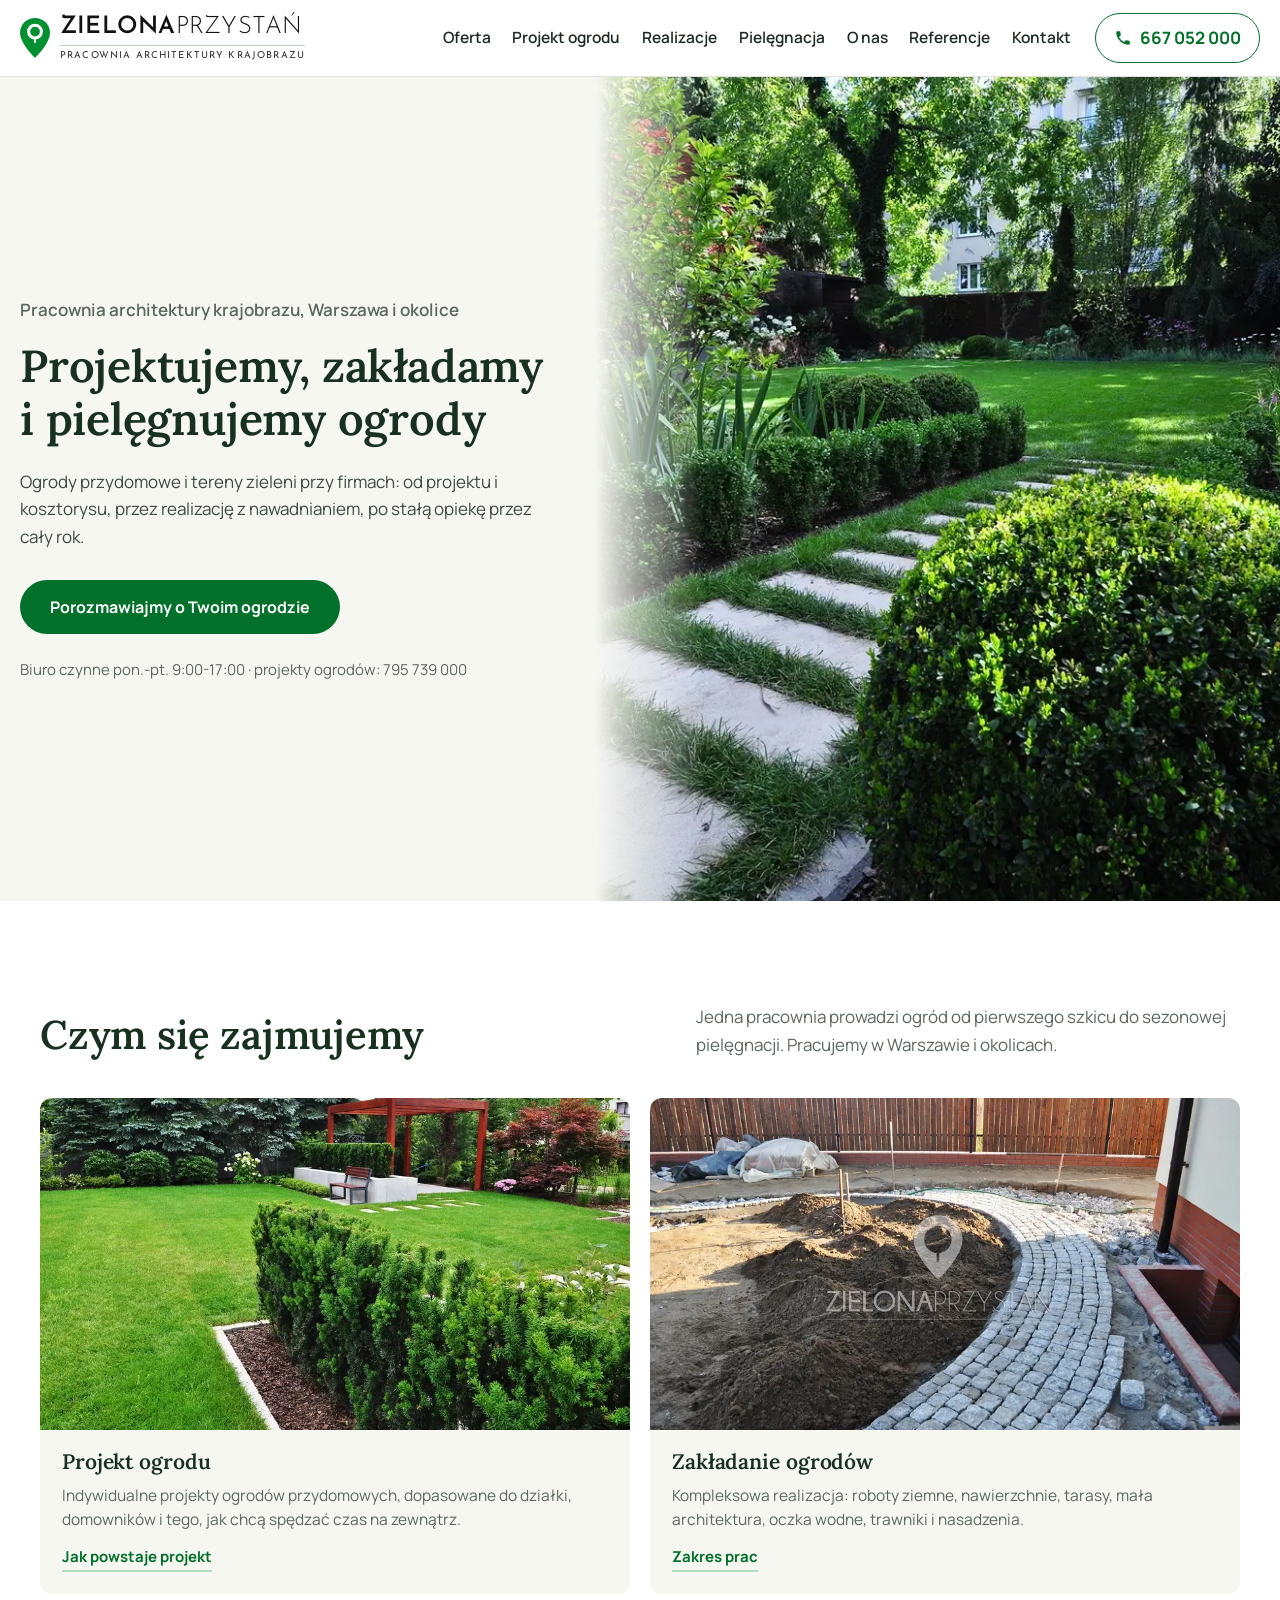
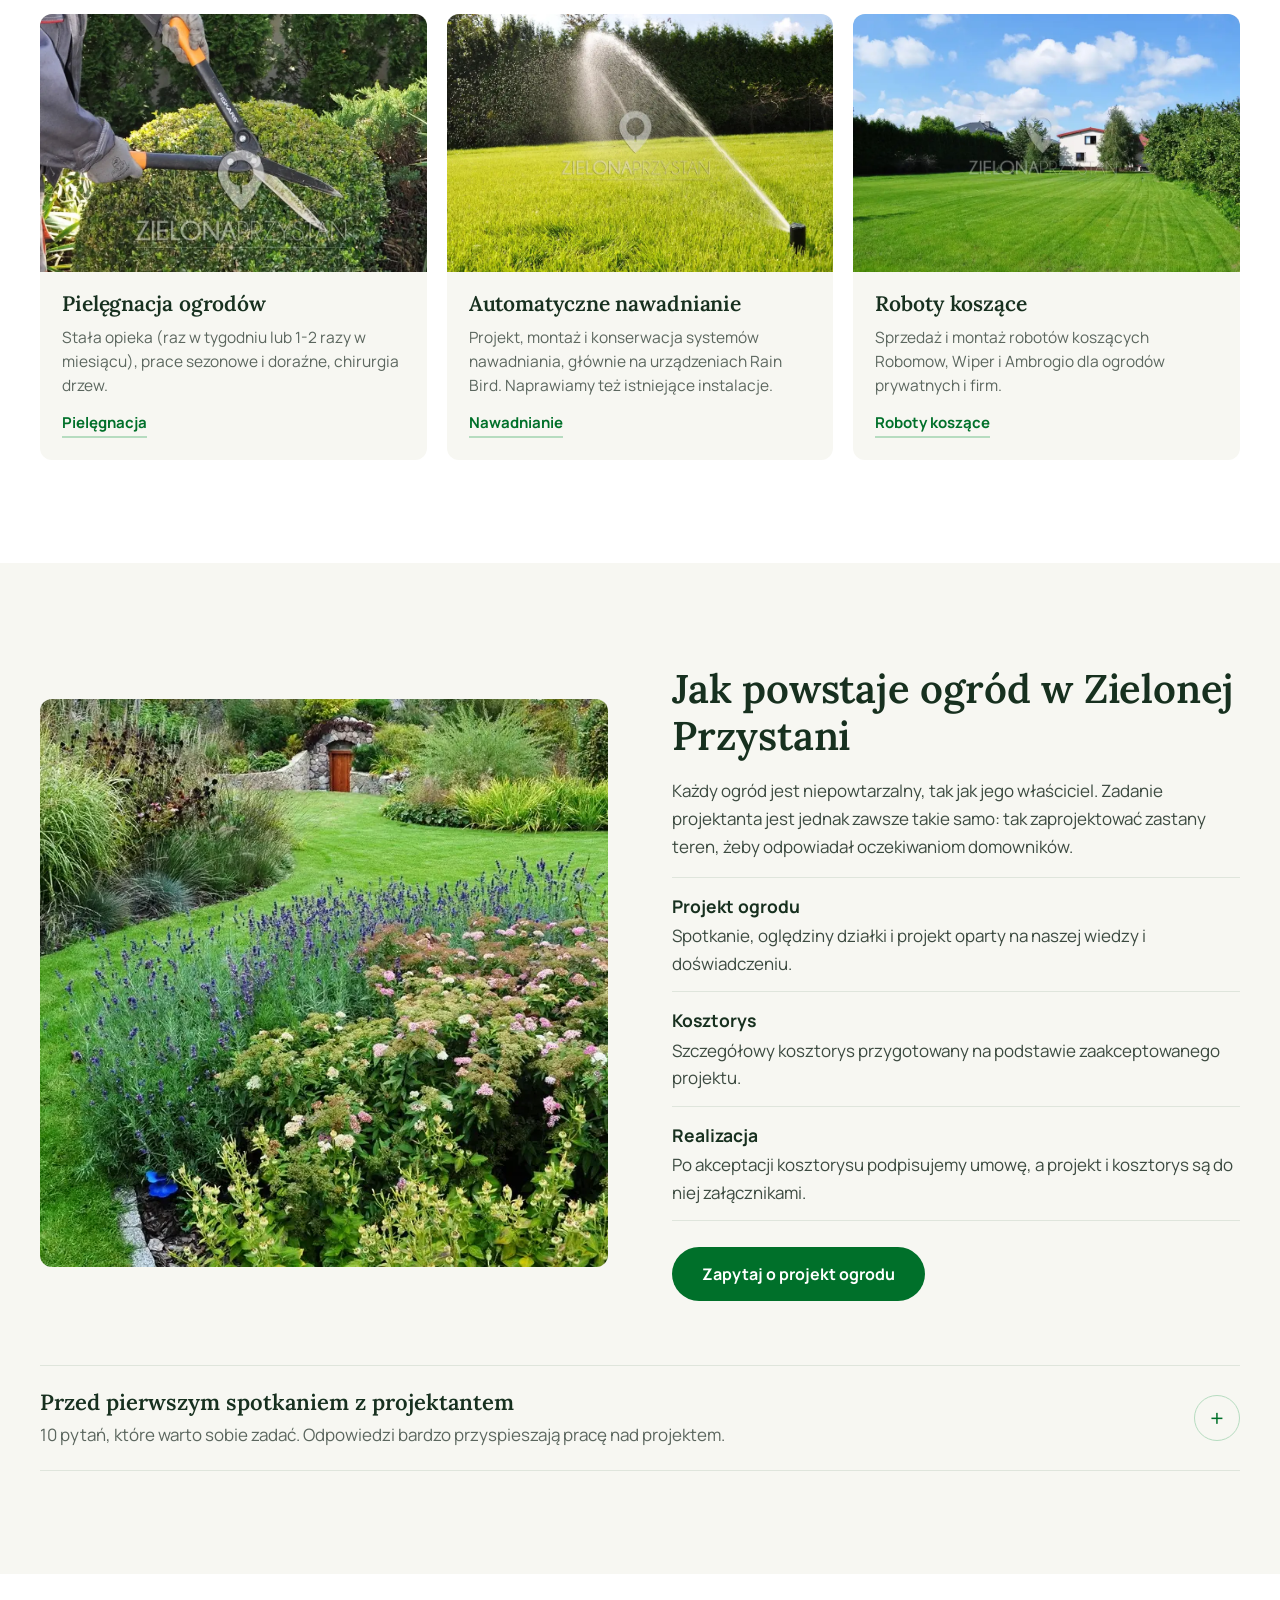
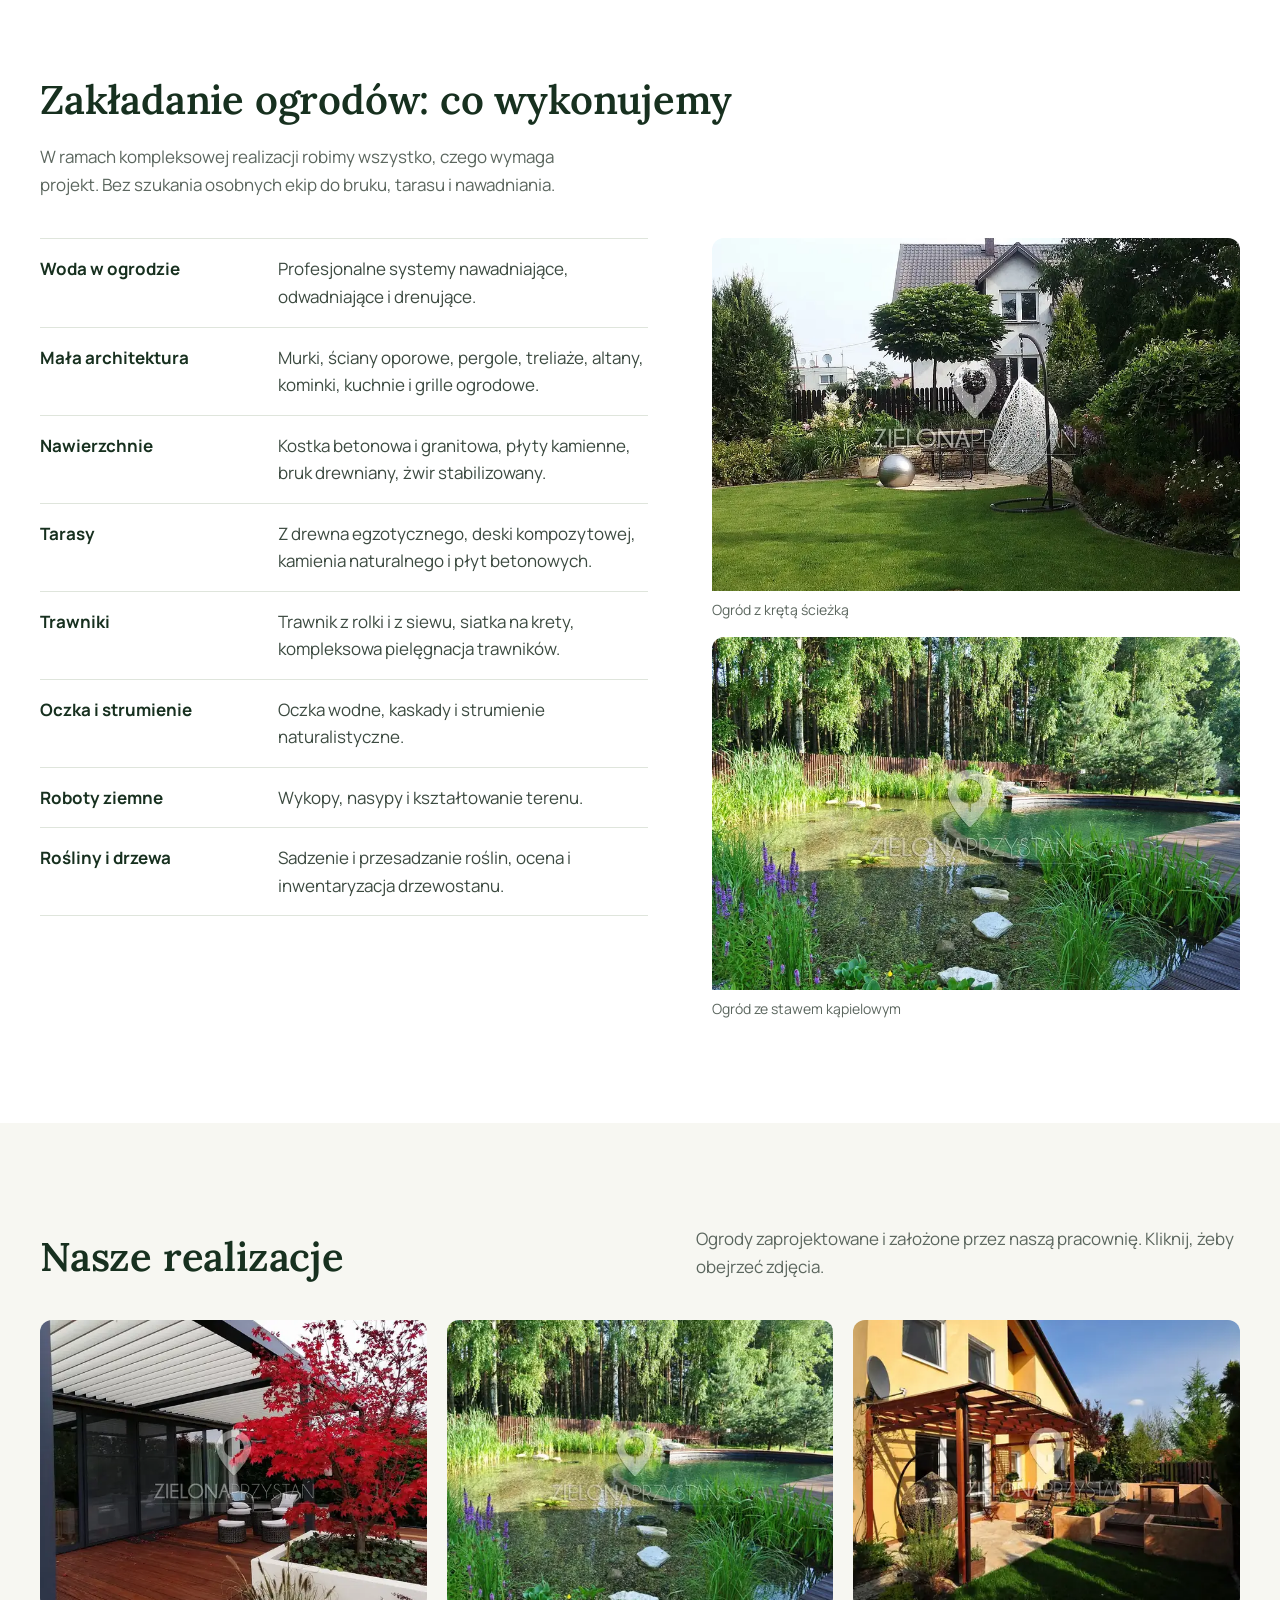
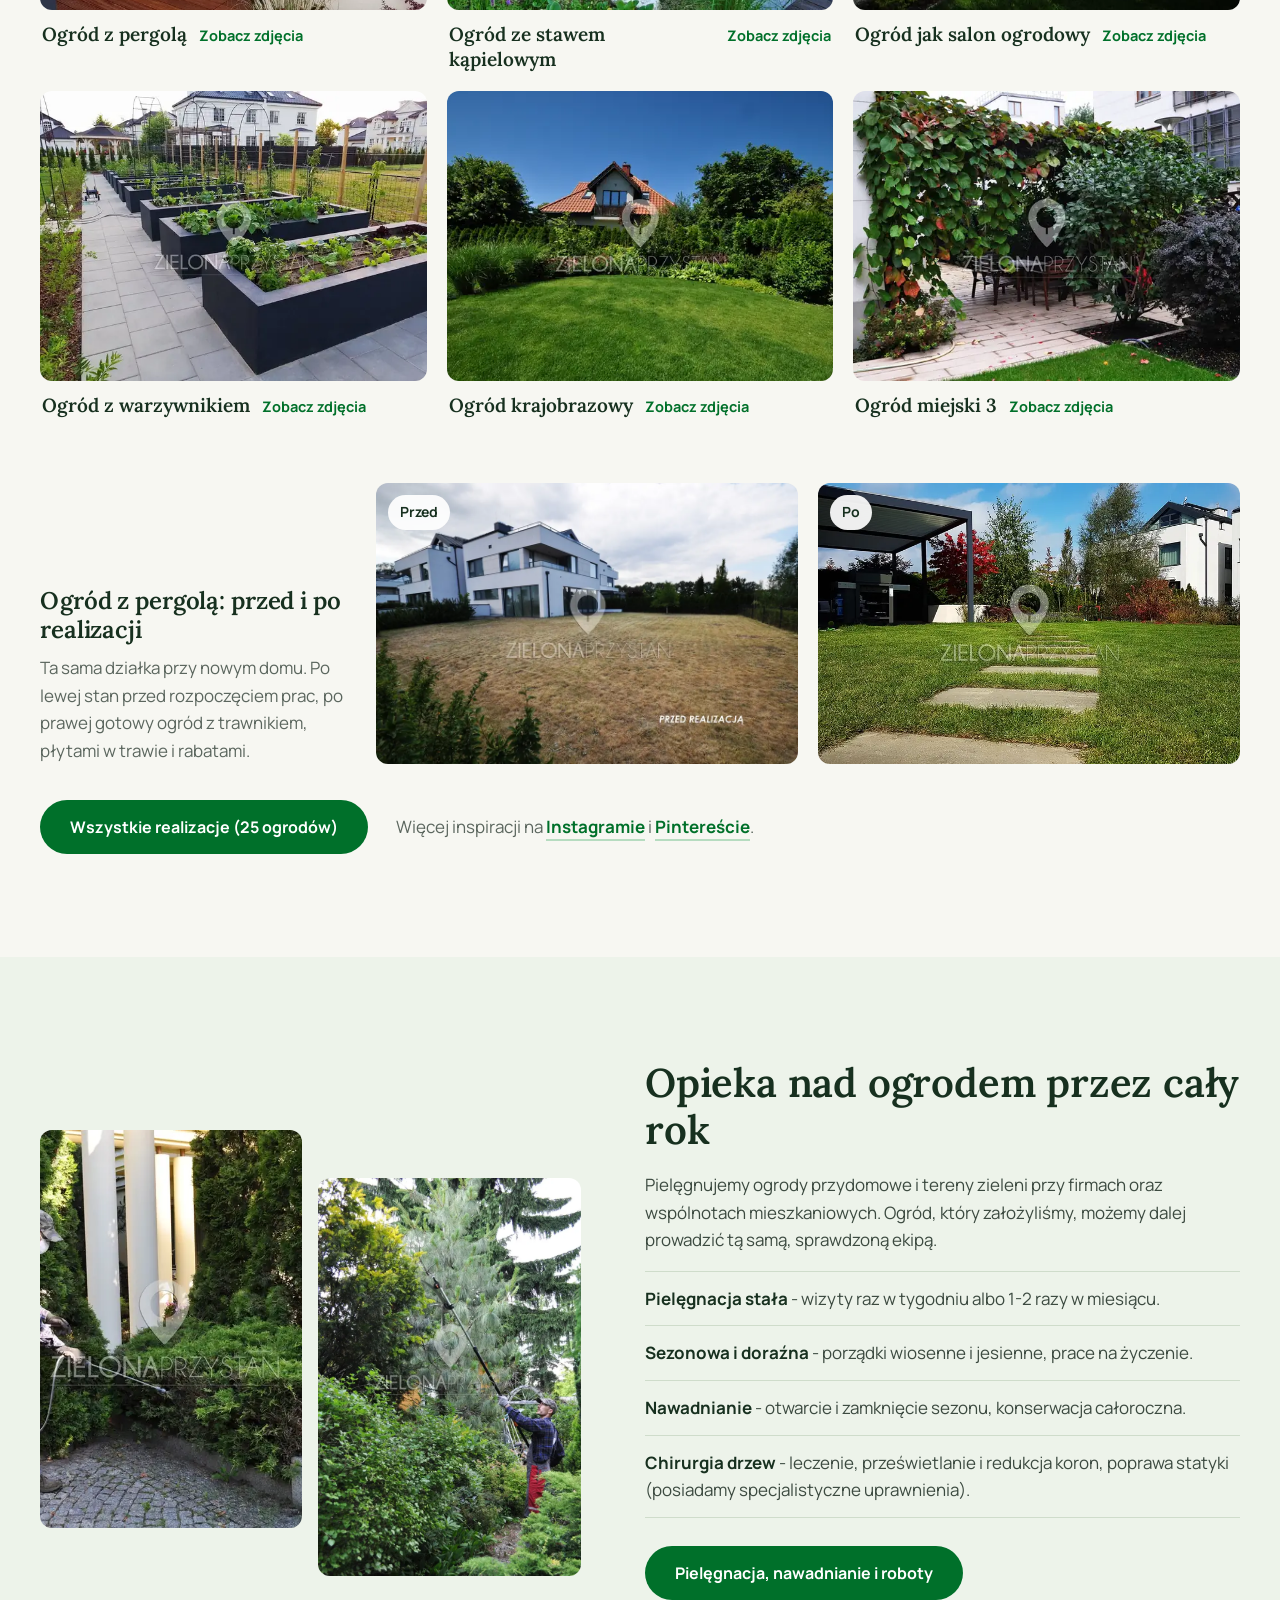
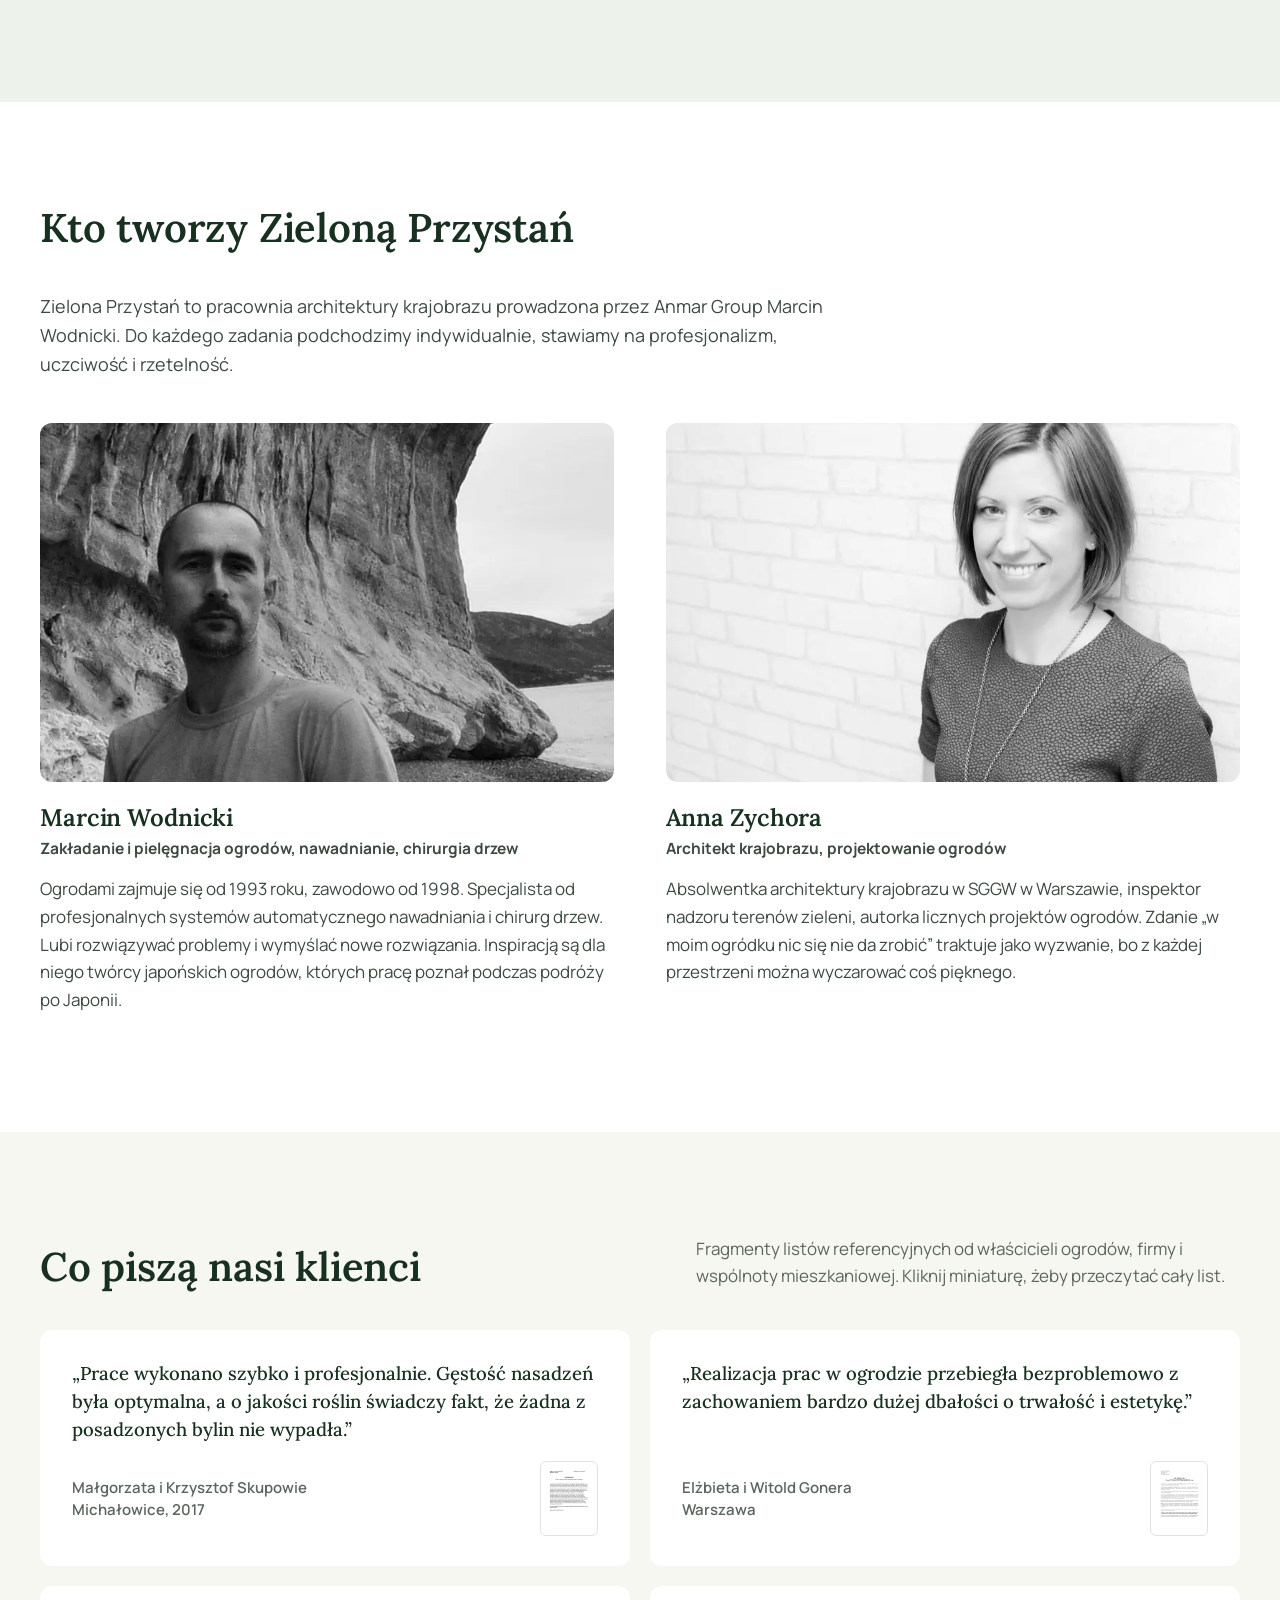
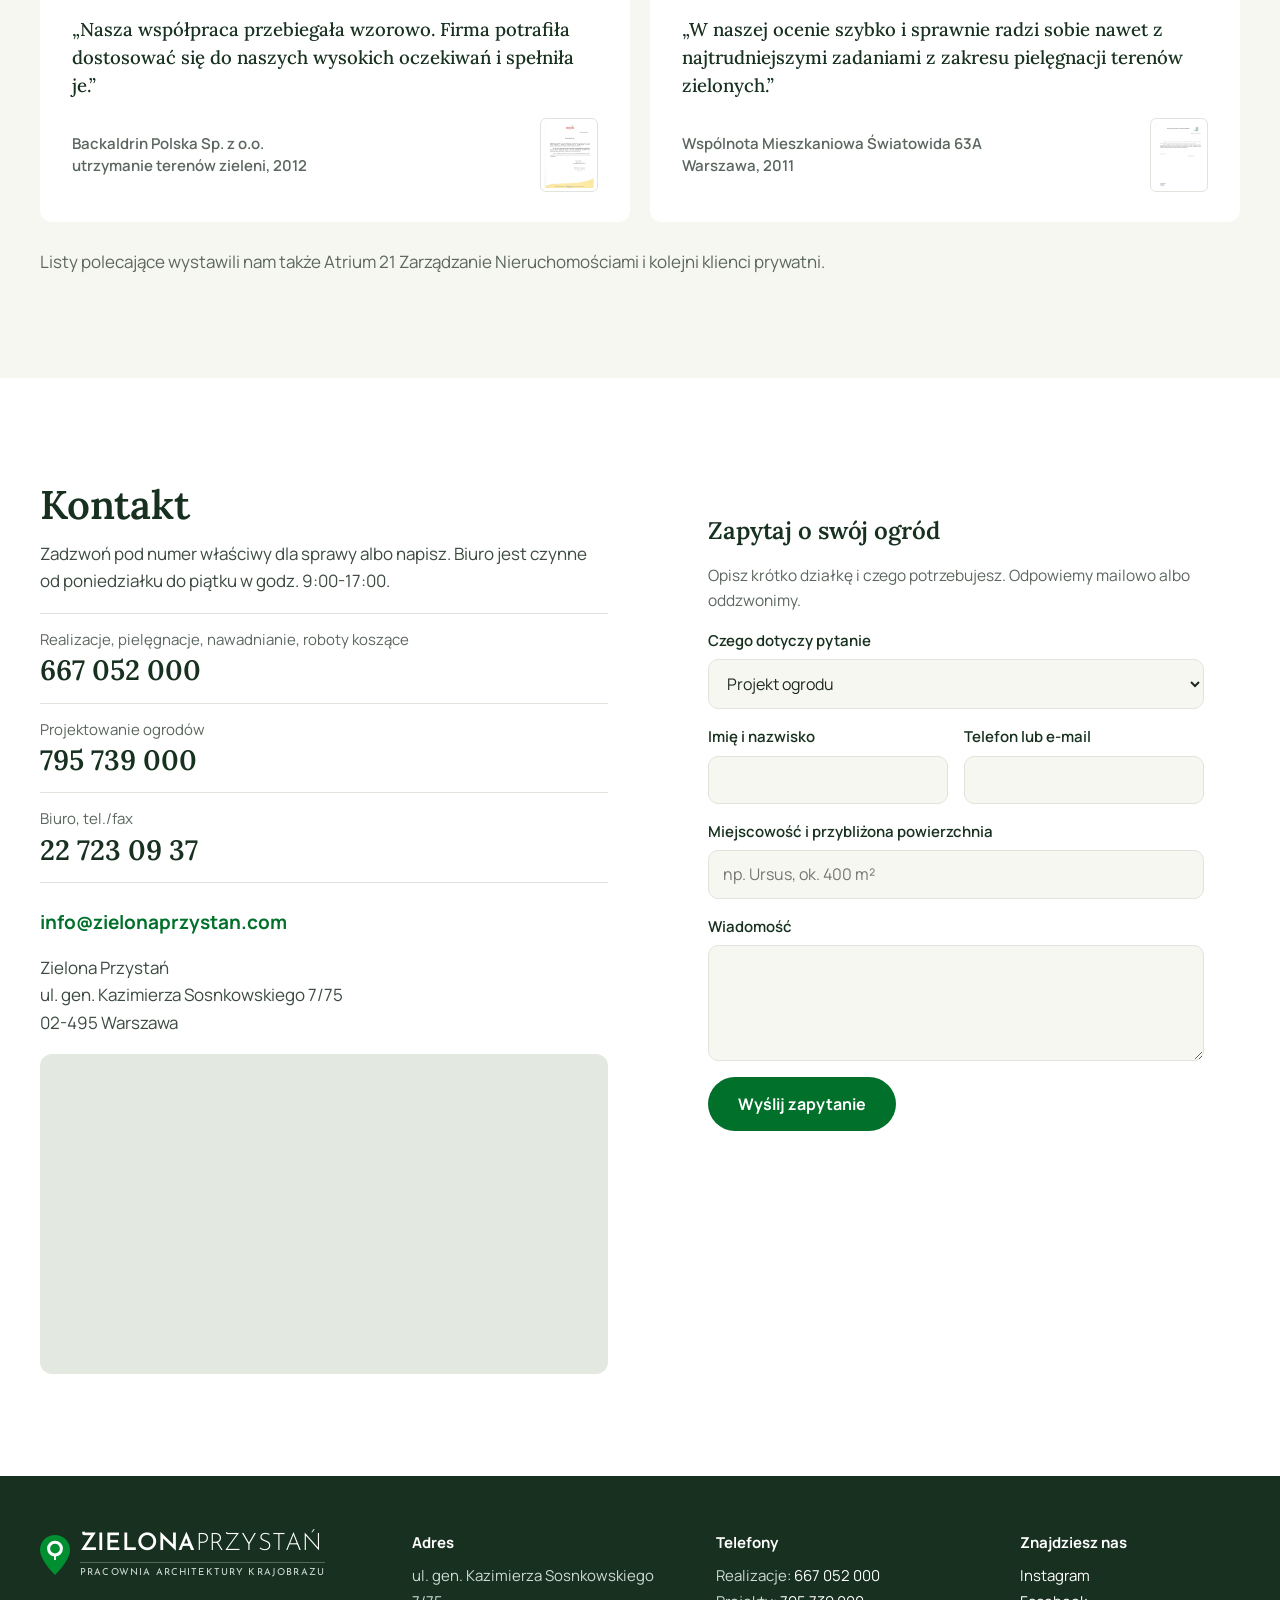
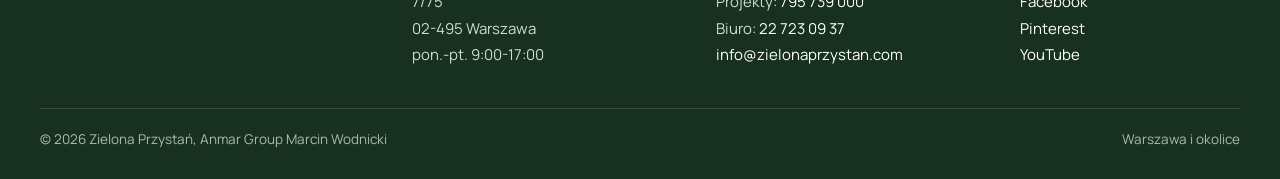
<file: index.html>
<!doctype html>
<html lang="pl">
<head>
<meta charset="utf-8">
<meta name="viewport" content="width=device-width, initial-scale=1, viewport-fit=cover">
<meta name="robots" content="noindex, nofollow">
<title>Zielona Przystań - projektowanie, zakładanie i pielęgnacja ogrodów | Warszawa</title>
<meta name="description" content="Pracownia architektury krajobrazu Zielona Przystań z Warszawy: projekty ogrodów przydomowych, kompleksowa realizacja, systemy automatycznego nawadniania Rain Bird, roboty koszące i stała pielęgnacja ogrodów.">
<meta name="theme-color" content="#ffffff">
<link rel="preconnect" href="https://fonts.googleapis.com">
<link rel="preconnect" href="https://fonts.gstatic.com" crossorigin>
<link href="https://fonts.googleapis.com/css2?family=Josefin+Sans:wght@300;400;600&family=Lora:wght@500;600&family=Manrope:wght@400;500;600;700&display=swap" rel="stylesheet">
<link rel="preload" as="image" href="img/hero.webp">
<link rel="icon" href="data:image/svg+xml,%3Csvg xmlns='http://www.w3.org/2000/svg' viewBox='0 0 30 40'%3E%3Cpath fill='%23009031' d='M15 0C6.7 0 0 6.6 0 14.8 0 25.6 15 40 15 40s15-14.4 15-25.2C30 6.6 23.3 0 15 0z'/%3E%3Ccircle cx='15' cy='13.6' r='6.4' fill='none' stroke='%23fff' stroke-width='3'/%3E%3Cpath d='M15 20v5' stroke='%23fff' stroke-width='1.8'/%3E%3C/svg%3E">
<link rel="stylesheet" href="style.css">
</head>
<body>
<!-- Wizualizacja koncepcyjna nowej strony glownej (bezplatny podglad). Tresci, dane kontaktowe, zdjecia realizacji i cytaty z listow referencyjnych pochodza z zielonaprzystan.com (stan 29.10.2026). -->
<header class="top">
  <div class="top-in">
    <a href="index.html" class="logo" aria-label="Zielona Przystań - strona główna">
      <svg viewBox="0 0 30 40" aria-hidden="true"><path fill="#009031" d="M15 0C6.7 0 0 6.6 0 14.8 0 25.6 15 40 15 40s15-14.4 15-25.2C30 6.6 23.3 0 15 0z"/><circle cx="15" cy="13.6" r="6.4" fill="none" stroke="#fff" stroke-width="3"/><path d="M15 20v5" stroke="#fff" stroke-width="1.8"/></svg>
      <span class="logo-t"><span class="logo-n">Zielona<span>przystań</span></span><span class="logo-p">Pracownia architektury krajobrazu</span></span>
    </a>
    <nav class="nav" id="nav" aria-label="Menu główne">
      <a href="#oferta">Oferta</a>
      <a href="#projekt">Projekt ogrodu</a>
      <a href="#realizacje">Realizacje</a>
      <a href="pielegnacja.html">Pielęgnacja</a>
      <a href="#o-nas">O nas</a>
      <a href="#referencje">Referencje</a>
      <a href="#kontakt">Kontakt</a>
      <a href="tel:+48667052000" class="nav-tel">Zadzwoń: 667 052 000</a>
    </nav>
    <a href="tel:+48667052000" class="top-tel" aria-label="Zadzwoń: 667 052 000">
      <svg viewBox="0 0 24 24" aria-hidden="true"><path d="M6.6 10.8a15.1 15.1 0 0 0 6.6 6.6l2.2-2.2a1 1 0 0 1 1-.25 11.4 11.4 0 0 0 3.6.57 1 1 0 0 1 1 1V20a1 1 0 0 1-1 1A17 17 0 0 1 3 4a1 1 0 0 1 1-1h3.5a1 1 0 0 1 1 1c0 1.25.2 2.45.57 3.57a1 1 0 0 1-.25 1z"/></svg>
      <span>667 052 000</span>
    </a>
    <button class="burger" id="burger" aria-label="Otwórz menu" aria-expanded="false" aria-controls="nav"><span></span><span></span><span></span></button>
  </div>
</header>

<main>
<section class="hero" id="start">
  <figure class="hero-foto">
    <img src="img/hero.webp" alt="Ogród z płytami w trawie i kulami bukszpanu - realizacja Zielonej Przystani" width="1280" height="850" fetchpriority="high">
  </figure>
  <div class="hero-in">
    <p class="hero-adres">Pracownia architektury krajobrazu, Warszawa i okolice</p>
    <h1>Projektujemy, zakładamy i pielęgnujemy ogrody</h1>
    <p class="lead">Ogrody przydomowe i tereny zieleni przy firmach: od projektu i kosztorysu, przez realizację z nawadnianiem, po stałą opiekę przez cały rok.</p>
    <div class="hero-cta">
      <a href="#kontakt" class="btn">Porozmawiajmy o Twoim ogrodzie</a>
    </div>
    <p class="hero-fakty">Biuro czynne pon.-pt. 9:00-17:00 · projekty ogrodów:&nbsp;795&nbsp;739&nbsp;000</p>
  </div>
</section>

<section class="sekcja bialy" id="oferta">
  <div class="wrap">
    <div class="sek-glowa">
      <h2>Czym się zajmujemy</h2>
      <p>Jedna pracownia prowadzi ogród od pierwszego szkicu do sezonowej pielęgnacji. Pracujemy w Warszawie i okolicach.</p>
    </div>
    <div class="uslugi">
      <a class="usluga duza" href="#projekt">
        <span class="usluga-foto"><img src="img/projekt.webp" alt="Ogród z drewnianą pergolą, żywopłotem z cisów i trawnikiem" width="900" height="532" loading="lazy"></span>
        <span class="usluga-txt">
          <h3>Projekt ogrodu</h3>
          <p>Indywidualne projekty ogrodów przydomowych, dopasowane do działki, domowników i tego, jak chcą spędzać czas na zewnątrz.</p>
          <span class="lnk">Jak powstaje projekt</span>
        </span>
      </a>
      <a class="usluga duza" href="#zakladanie">
        <span class="usluga-foto"><img src="img/zakladanie.webp" alt="Układanie łukowej ścieżki z kostki granitowej" width="900" height="598" loading="lazy"></span>
        <span class="usluga-txt">
          <h3>Zakładanie ogrodów</h3>
          <p>Kompleksowa realizacja: roboty ziemne, nawierzchnie, tarasy, mała architektura, oczka wodne, trawniki i nasadzenia.</p>
          <span class="lnk">Zakres prac</span>
        </span>
      </a>
      <a class="usluga" href="pielegnacja.html#pielegnacja">
        <span class="usluga-foto"><img src="img/pielegnacja.webp" alt="Formowanie bukszpanu nożycami" width="900" height="1244" loading="lazy" style="object-position:50% 30%"></span>
        <span class="usluga-txt">
          <h3>Pielęgnacja ogrodów</h3>
          <p>Stała opieka (raz w tygodniu lub 1-2 razy w miesiącu), prace sezonowe i doraźne, chirurgia drzew.</p>
          <span class="lnk">Pielęgnacja</span>
        </span>
      </a>
      <a class="usluga" href="pielegnacja.html#nawadnianie">
        <span class="usluga-foto"><img src="img/nawadnianie.webp" alt="Zraszacz systemu automatycznego nawadniania na trawniku" width="900" height="598" loading="lazy"></span>
        <span class="usluga-txt">
          <h3>Automatyczne nawadnianie</h3>
          <p>Projekt, montaż i konserwacja systemów nawadniania, głównie na urządzeniach Rain Bird. Naprawiamy też istniejące instalacje.</p>
          <span class="lnk">Nawadnianie</span>
        </span>
      </a>
      <a class="usluga" href="pielegnacja.html#roboty">
        <span class="usluga-foto"><img src="img/trawnik.webp" alt="Równo skoszony trawnik w ogrodzie przydomowym" width="900" height="598" loading="lazy"></span>
        <span class="usluga-txt">
          <h3>Roboty koszące</h3>
          <p>Sprzedaż i montaż robotów koszących Robomow, Wiper i Ambrogio dla ogrodów prywatnych i firm.</p>
          <span class="lnk">Roboty koszące</span>
        </span>
      </a>
    </div>
  </div>
</section>

<section class="sekcja" id="projekt">
  <div class="wrap">
    <div class="dwie">
      <figure class="dwie-foto"><img src="img/rabata.webp" alt="Łukowa rabata z lawendą i trawami ozdobnymi wzdłuż trawnika" width="1276" height="730" loading="lazy"></figure>
      <div class="dwie-txt">
        <h2>Jak powstaje ogród w Zielonej Przystani</h2>
        <p>Każdy ogród jest niepowtarzalny, tak jak jego właściciel. Zadanie projektanta jest jednak zawsze takie samo: tak zaprojektować zastany teren, żeby odpowiadał oczekiwaniom domowników.</p>
        <ul class="etapy">
          <li><b>Projekt ogrodu</b>Spotkanie, oględziny działki i projekt oparty na naszej wiedzy i doświadczeniu.</li>
          <li><b>Kosztorys</b>Szczegółowy kosztorys przygotowany na podstawie zaakceptowanego projektu.</li>
          <li><b>Realizacja</b>Po akceptacji kosztorysu podpisujemy umowę, a projekt i kosztorys są do niej załącznikami.</li>
        </ul>
        <a href="#kontakt" class="btn">Zapytaj o projekt ogrodu</a>
      </div>
    </div>
    <details class="pytania">
      <summary><span><b>Przed pierwszym spotkaniem z projektantem</b>10 pytań, które warto sobie zadać. Odpowiedzi bardzo przyspieszają pracę nad projektem.</span></summary>
      <ul class="lista-p">
        <li>Kto będzie na co dzień korzystał z ogrodu? Czy będą to także dzieci?</li>
        <li>Jak chcemy spędzać czas w ogrodzie?</li>
        <li>Czy ma się w nim znaleźć taras, kominek, plac zabaw?</li>
        <li>Czy w ogrodzie będą zwierzęta?</li>
        <li>Jakie rośliny, kolory i zapachy lubimy, a jakich nie?</li>
        <li>Czy są widoki, które chcemy zasłonić albo wyeksponować?</li>
        <li>Jaka jest powierzchnia działki i ile zajmie ogród?</li>
        <li>Czy jest roślinność istniejąca i jakie jest ukształtowanie terenu?</li>
        <li>Czy potrzebne będzie automatyczne nawadnianie lub odwodnienie działki?</li>
        <li>Czy w ogrodzie będzie pracował robot koszący?</li>
      </ul>
    </details>
  </div>
</section>

<section class="sekcja bialy" id="zakladanie">
  <div class="wrap">
    <div class="sek-glowa">
      <h2>Zakładanie ogrodów: co wykonujemy</h2>
      <p>W ramach kompleksowej realizacji robimy wszystko, czego wymaga projekt. Bez szukania osobnych ekip do bruku, tarasu i nawadniania.</p>
    </div>
    <div class="zakres">
      <dl class="zakres-lista">
        <div><dt>Woda w ogrodzie</dt><dd>Profesjonalne systemy nawadniające, odwadniające i drenujące.</dd></div>
        <div><dt>Mała architektura</dt><dd>Murki, ściany oporowe, pergole, treliaże, altany, kominki, kuchnie i grille ogrodowe.</dd></div>
        <div><dt>Nawierzchnie</dt><dd>Kostka betonowa i granitowa, płyty kamienne, bruk drewniany, żwir stabilizowany.</dd></div>
        <div><dt>Tarasy</dt><dd>Z drewna egzotycznego, deski kompozytowej, kamienia naturalnego i płyt betonowych.</dd></div>
        <div><dt>Trawniki</dt><dd>Trawnik z rolki i z siewu, siatka na krety, kompleksowa pielęgnacja trawników.</dd></div>
        <div><dt>Oczka i strumienie</dt><dd>Oczka wodne, kaskady i strumienie naturalistyczne.</dd></div>
        <div><dt>Roboty ziemne</dt><dd>Wykopy, nasypy i kształtowanie terenu.</dd></div>
        <div><dt>Rośliny i drzewa</dt><dd>Sadzenie i przesadzanie roślin, ocena i inwentaryzacja drzewostanu.</dd></div>
      </dl>
      <div class="zakres-foto">
        <figure><img src="img/taras.webp" alt="Ogród z trawnikiem, rabatami i wiszącym fotelem przy domu" width="900" height="675" loading="lazy"><figcaption>Ogród z krętą ścieżką</figcaption></figure>
        <figure><img src="img/staw.webp" alt="Staw kąpielowy z roślinnością wodną i drewnianym pomostem" width="900" height="598" loading="lazy"><figcaption>Ogród ze stawem kąpielowym</figcaption></figure>
      </div>
    </div>
  </div>
</section>

<section class="sekcja" id="realizacje">
  <div class="wrap">
    <div class="sek-glowa">
      <h2>Nasze realizacje</h2>
      <p>Ogrody zaprojektowane i założone przez naszą pracownię. Kliknij, żeby obejrzeć zdjęcia.</p>
    </div>
    <div class="galeria" id="galeria-glowna" data-ile="6"></div>
    <div class="przedpo">
      <div class="przedpo-txt">
        <h3>Ogród z pergolą: przed i po realizacji</h3>
        <p>Ta sama działka przy nowym domu. Po lewej stan przed rozpoczęciem prac, po prawej gotowy ogród z trawnikiem, płytami w trawie i rabatami.</p>
      </div>
      <figure><img src="img/przed.webp" alt="Działka przed realizacją ogrodu - wyschnięta trawa przy nowym domu" width="900" height="598" loading="lazy"><figcaption>Przed</figcaption></figure>
      <figure><img src="img/po.webp" alt="Ten sam ogród po realizacji - zielony trawnik i płyty w trawie" width="900" height="506" loading="lazy"><figcaption>Po</figcaption></figure>
    </div>
    <div class="real-dol">
      <a href="realizacje.html" class="btn">Wszystkie realizacje (25 ogrodów)</a>
      <p>Więcej inspiracji na <a class="lnk" href="https://www.instagram.com/zielonaprzystanogrody/" target="_blank" rel="noopener">Instagramie</a> i <a class="lnk" href="https://pl.pinterest.com/zielonaprzysta/" target="_blank" rel="noopener">Pintereście</a>.</p>
    </div>
  </div>
</section>

<section class="sekcja zielony" id="pielegnacja">
  <div class="wrap piel-in">
    <div class="piel-foto">
      <img src="img/pielegnacja2.webp" alt="Oprysk roślin w ogrodzie przy domu" width="900" height="598" loading="lazy">
      <img src="img/drzewa.webp" alt="Pielęgnacja drzew w ogrodzie" width="700" height="1054" loading="lazy">
    </div>
    <div class="piel-txt">
      <h2>Opieka nad ogrodem przez cały rok</h2>
      <p>Pielęgnujemy ogrody przydomowe i tereny zieleni przy firmach oraz wspólnotach mieszkaniowych. Ogród, który założyliśmy, możemy dalej prowadzić tą samą, sprawdzoną ekipą.</p>
      <ul class="piel-pkt">
        <li><b>Pielęgnacja stała</b> - wizyty raz w tygodniu albo 1-2 razy w miesiącu.</li>
        <li><b>Sezonowa i doraźna</b> - porządki wiosenne i jesienne, prace na życzenie.</li>
        <li><b>Nawadnianie</b> - otwarcie i zamknięcie sezonu, konserwacja całoroczna.</li>
        <li><b>Chirurgia drzew</b> - leczenie, prześwietlanie i redukcja koron, poprawa statyki (posiadamy specjalistyczne uprawnienia).</li>
      </ul>
      <a href="pielegnacja.html" class="btn">Pielęgnacja, nawadnianie i roboty</a>
    </div>
  </div>
</section>

<section class="sekcja bialy" id="o-nas">
  <div class="wrap">
    <div class="sek-glowa">
      <h2>Kto tworzy Zieloną Przystań</h2>
    </div>
    <p class="firma-txt">Zielona Przystań to pracownia architektury krajobrazu prowadzona przez Anmar Group Marcin Wodnicki. Do każdego zadania podchodzimy indywidualnie, stawiamy na profesjonalizm, uczciwość i rzetelność.</p>
    <div class="osoby">
      <article class="osoba">
        <div class="osoba-foto"><img src="img/marcin.webp" alt="Marcin Wodnicki" width="800" height="436" loading="lazy" style="object-position:50% 35%"></div>
        <h3>Marcin Wodnicki</h3>
        <p class="rola">Zakładanie i pielęgnacja ogrodów, nawadnianie, chirurgia drzew</p>
        <p>Ogrodami zajmuje się od 1993 roku, zawodowo od 1998. Specjalista od profesjonalnych systemów automatycznego nawadniania i chirurg drzew. Lubi rozwiązywać problemy i wymyślać nowe rozwiązania. Inspiracją są dla niego twórcy japońskich ogrodów, których pracę poznał podczas podróży po Japonii.</p>
      </article>
      <article class="osoba">
        <div class="osoba-foto"><img src="img/anna.webp" alt="Anna Zychora" width="800" height="609" loading="lazy" style="object-position:60% 30%"></div>
        <h3>Anna Zychora</h3>
        <p class="rola">Architekt krajobrazu, projektowanie ogrodów</p>
        <p>Absolwentka architektury krajobrazu w SGGW w Warszawie, inspektor nadzoru terenów zieleni, autorka licznych projektów ogrodów. Zdanie „w moim ogródku nic się nie da zrobić” traktuje jako wyzwanie, bo z każdej przestrzeni można wyczarować coś pięknego.</p>
      </article>
    </div>
  </div>
</section>

<section class="sekcja" id="referencje">
  <div class="wrap">
    <div class="sek-glowa">
      <h2>Co piszą nasi klienci</h2>
      <p>Fragmenty listów referencyjnych od właścicieli ogrodów, firmy i wspólnoty mieszkaniowej. Kliknij miniaturę, żeby przeczytać cały list.</p>
    </div>
    <div class="cytaty">
      <blockquote>
        <p>„Prace wykonano szybko i profesjonalnie. Gęstość nasadzeń była optymalna, a o jakości roślin świadczy fakt, że żadna z posadzonych bylin nie wypadła.”</p>
        <footer><cite>Małgorzata i Krzysztof Skupowie<br>Michałowice, 2017</cite><button class="list-btn" type="button" data-list="img/ref-skup.webp" data-tyt="Rekomendacja - M. i K. Skupowie" aria-label="Otwórz list referencyjny"><img src="img/ref-skup-m.webp" alt="" width="360" height="509" loading="lazy"></button></footer>
      </blockquote>
      <blockquote>
        <p>„Realizacja prac w ogrodzie przebiegła bezproblemowo z zachowaniem bardzo dużej dbałości o trwałość i estetykę.”</p>
        <footer><cite>Elżbieta i Witold Gonera<br>Warszawa</cite><button class="list-btn" type="button" data-list="img/ref-gonera.webp" data-tyt="Referencje - E. i W. Gonera" aria-label="Otwórz list referencyjny"><img src="img/ref-gonera-m.webp" alt="" width="360" height="495" loading="lazy"></button></footer>
      </blockquote>
      <blockquote>
        <p>„Nasza współpraca przebiegała wzorowo. Firma potrafiła dostosować się do naszych wysokich oczekiwań i spełniła je.”</p>
        <footer><cite>Backaldrin Polska Sp. z o.o.<br>utrzymanie terenów zieleni, 2012</cite><button class="list-btn" type="button" data-list="img/ref-backaldrin.webp" data-tyt="Referencje - Backaldrin Polska" aria-label="Otwórz list referencyjny"><img src="img/ref-backaldrin-m.webp" alt="" width="360" height="495" loading="lazy"></button></footer>
      </blockquote>
      <blockquote>
        <p>„W naszej ocenie szybko i sprawnie radzi sobie nawet z najtrudniejszymi zadaniami z zakresu pielęgnacji terenów zielonych.”</p>
        <footer><cite>Wspólnota Mieszkaniowa Światowida 63A<br>Warszawa, 2011</cite><button class="list-btn" type="button" data-list="img/ref-swiatowida.webp" data-tyt="Referencje - WM Światowida 63A" aria-label="Otwórz list referencyjny"><img src="img/ref-swiatowida-m.webp" alt="" width="360" height="495" loading="lazy"></button></footer>
      </blockquote>
    </div>
    <p class="ref-info">Listy polecające wystawili nam także Atrium 21 Zarządzanie Nieruchomościami i kolejni klienci prywatni.</p>
  </div>
</section>

<section class="sekcja bialy" id="kontakt">
  <div class="wrap kontakt-in">
    <div class="kontakt-dane">
      <h2>Kontakt</h2>
      <p>Zadzwoń pod numer właściwy dla sprawy albo napisz. Biuro jest czynne od poniedziałku do piątku w godz. 9:00-17:00.</p>
      <ul class="tele">
        <li><span>Realizacje, pielęgnacje, nawadnianie, roboty koszące</span><a href="tel:+48667052000">667 052 000</a></li>
        <li><span>Projektowanie ogrodów</span><a href="tel:+48795739000">795 739 000</a></li>
        <li><span>Biuro, tel./fax</span><a href="tel:+48227230937">22 723 09 37</a></li>
      </ul>
      <a class="duzy-mail" href="mailto:info@zielonaprzystan.com">info@zielonaprzystan.com</a>
      <address>Zielona Przystań<br>ul. gen. Kazimierza Sosnkowskiego 7/75<br>02-495 Warszawa</address>
      <div class="mapa"><iframe title="Mapa dojazdu: ul. gen. Kazimierza Sosnkowskiego 7, Warszawa" src="https://www.openstreetmap.org/export/embed.html?bbox=20.8806%2C52.1850%2C20.8986%2C52.1920&amp;layer=mapnik&amp;marker=52.18852%2C20.88964"></iframe></div>
    </div>
    <form class="form" id="form" novalidate>
      <h3>Zapytaj o swój ogród</h3>
      <p class="form-wst">Opisz krótko działkę i czego potrzebujesz. Odpowiemy mailowo albo oddzwonimy.</p>
      <label>Czego dotyczy pytanie
        <select name="temat">
          <option>Projekt ogrodu</option>
          <option>Zakładanie ogrodu</option>
          <option>Pielęgnacja ogrodu</option>
          <option>Automatyczne nawadnianie</option>
          <option>Robot koszący</option>
          <option>Teren zieleni przy firmie lub wspólnocie</option>
        </select>
      </label>
      <div class="dwa-pola">
        <label>Imię i nazwisko<input name="imie" autocomplete="name"></label>
        <label>Telefon lub e-mail<input name="kontakt" autocomplete="email"></label>
      </div>
      <label>Miejscowość i przybliżona powierzchnia<input name="miejsce" placeholder="np. Ursus, ok. 400 m²"></label>
      <label>Wiadomość<textarea name="tresc" rows="4"></textarea></label>
      <button type="submit" class="btn">Wyślij zapytanie</button>
      <p class="form-info" id="form-info" role="status"></p>
    </form>
  </div>
</section>
</main>

<footer class="stopka">
  <div class="wrap">
    <div class="stopka-g">
      <div>
        <a href="index.html" class="logo" aria-label="Zielona Przystań">
          <svg viewBox="0 0 30 40" aria-hidden="true"><path fill="#009031" d="M15 0C6.7 0 0 6.6 0 14.8 0 25.6 15 40 15 40s15-14.4 15-25.2C30 6.6 23.3 0 15 0z"/><circle cx="15" cy="13.6" r="6.4" fill="none" stroke="#fff" stroke-width="3"/><path d="M15 20v5" stroke="#fff" stroke-width="1.8"/></svg>
          <span class="logo-t"><span class="logo-n">Zielona<span>przystań</span></span><span class="logo-p">Pracownia architektury krajobrazu</span></span>
        </a>
      </div>
      <div><h4>Adres</h4><p>ul. gen. Kazimierza Sosnkowskiego 7/75<br>02-495 Warszawa<br>pon.-pt. 9:00-17:00</p></div>
      <div><h4>Telefony</h4><p>Realizacje: <a href="tel:+48667052000">667 052 000</a><br>Projekty: <a href="tel:+48795739000">795 739 000</a><br>Biuro: <a href="tel:+48227230937">22 723 09 37</a><br><a href="mailto:info@zielonaprzystan.com">info@zielonaprzystan.com</a></p></div>
      <div><h4>Znajdziesz nas</h4><p><a href="https://www.instagram.com/zielonaprzystanogrody/" target="_blank" rel="noopener">Instagram</a><br><a href="https://www.facebook.com/Zielona-Przysta%C5%84-Pracownia-Architektury-Krajobrazu-127009880687607/" target="_blank" rel="noopener">Facebook</a><br><a href="https://pl.pinterest.com/zielonaprzysta/" target="_blank" rel="noopener">Pinterest</a><br><a href="https://www.youtube.com/user/ZielonaPrzystan" target="_blank" rel="noopener">YouTube</a></p></div>
    </div>
    <div class="stopka-dol"><span>© 2026 Zielona Przystań, Anmar Group Marcin Wodnicki</span><span>Warszawa i okolice</span></div>
  </div>
</footer>

<div class="mob" id="mob">
  <a href="tel:+48667052000" class="mob-tel">Zadzwoń</a>
  <a href="#kontakt" class="mob-cta">Zapytaj o ogród</a>
</div>

<div class="lb" id="lb" role="dialog" aria-modal="true" aria-label="Galeria zdjęć">
  <div class="lb-gora"><b id="lb-tyt"></b><button class="lb-x" id="lb-x" type="button" aria-label="Zamknij galerię">×</button></div>
  <div class="lb-scena"><button class="lb-n lb-p" id="lb-p" type="button" aria-label="Poprzednie zdjęcie">‹</button><img id="lb-img" alt=""><button class="lb-n lb-d" id="lb-d" type="button" aria-label="Następne zdjęcie">›</button></div>
  <div class="lb-dol" id="lb-dol"></div>
</div>

<script src="dane.js"></script>
<script src="app.js"></script>
</body>
</html>
</file>
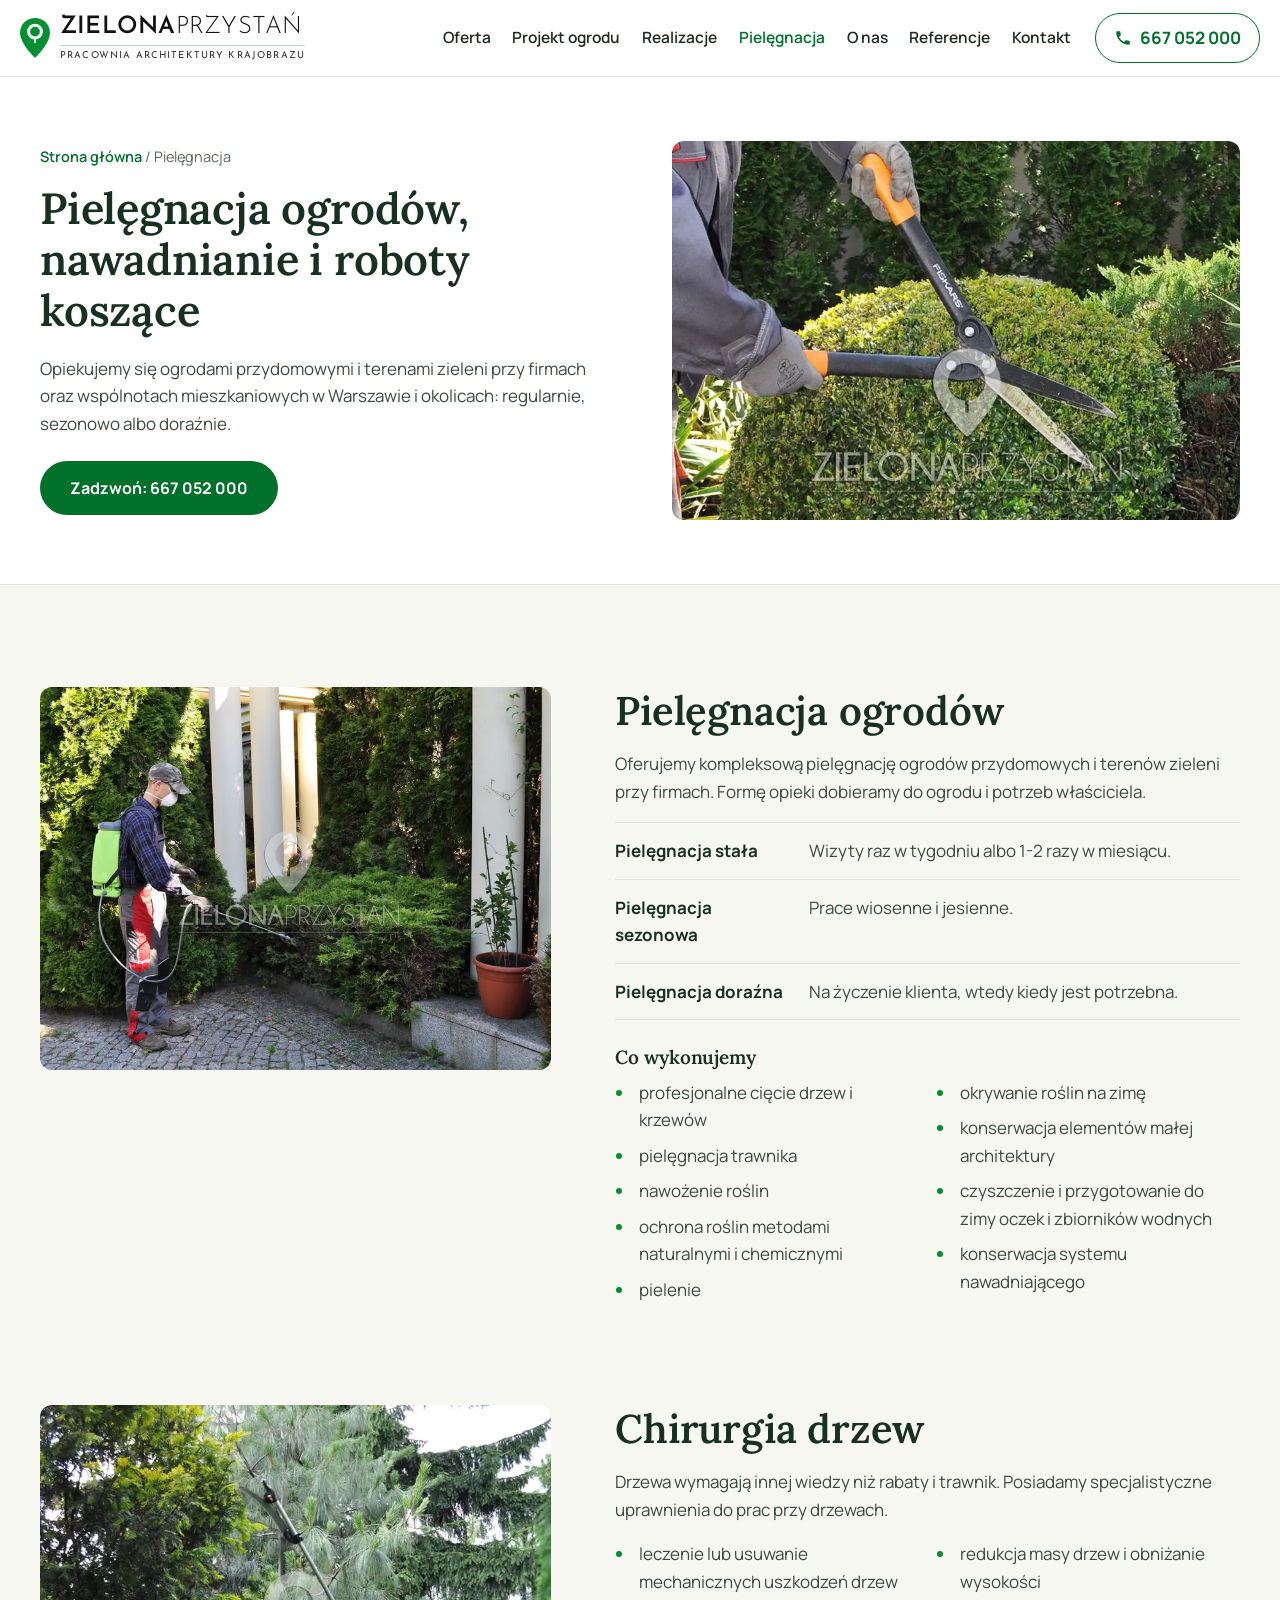
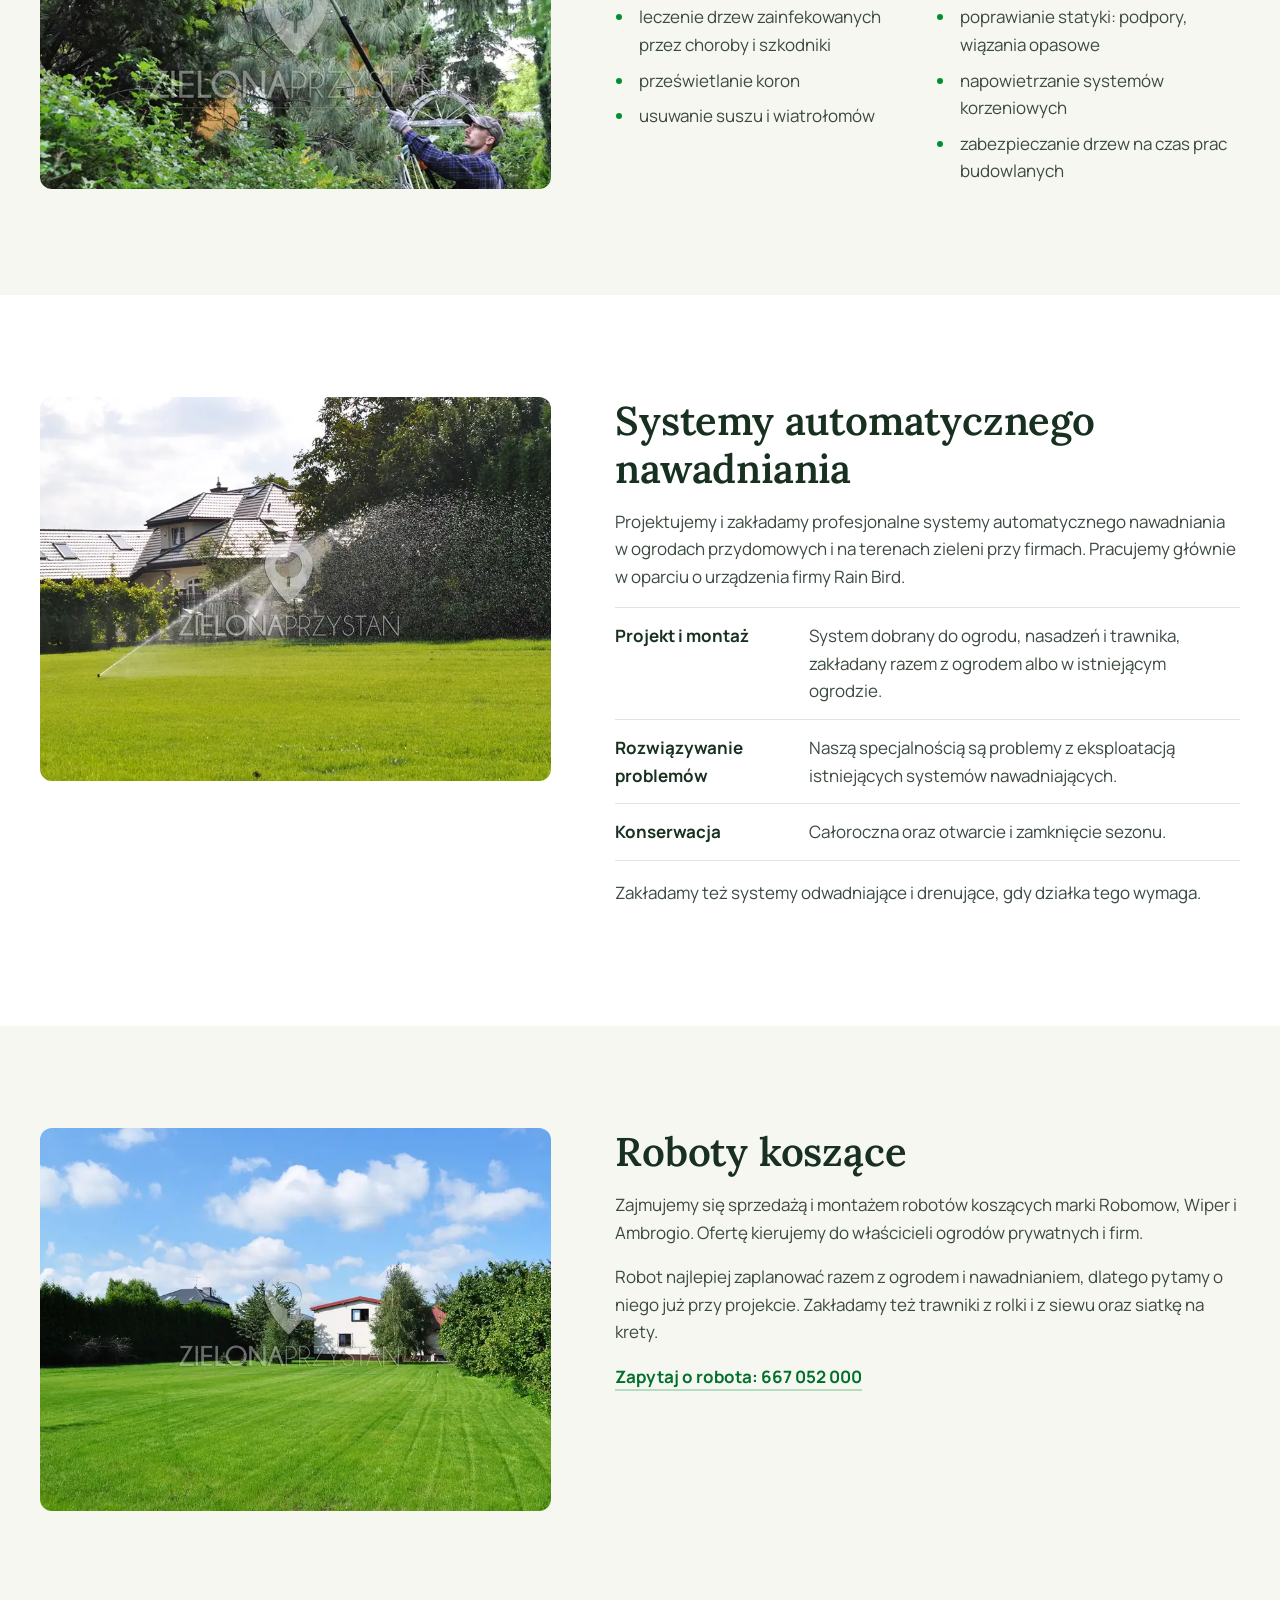
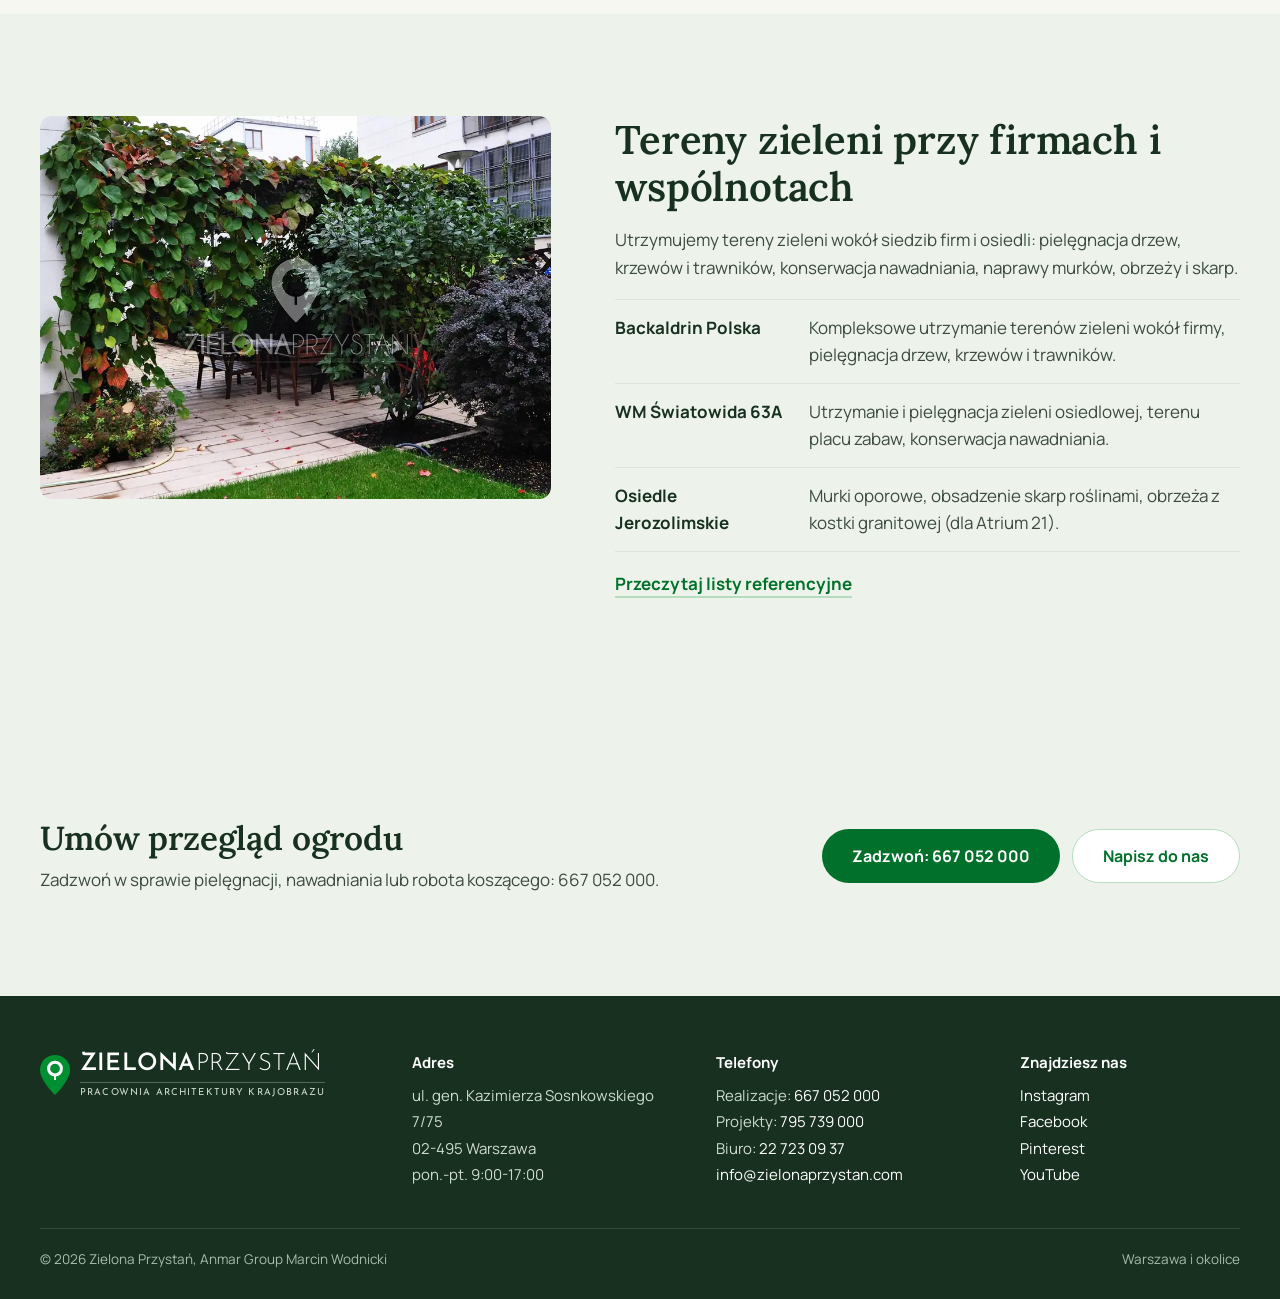
<file: pielegnacja.html>
<!doctype html>
<html lang="pl">
<head>
<meta charset="utf-8">
<meta name="viewport" content="width=device-width, initial-scale=1, viewport-fit=cover">
<meta name="robots" content="noindex, nofollow">
<title>Pielęgnacja ogrodów, nawadnianie, roboty koszące - Zielona Przystań</title>
<meta name="description" content="Stała, sezonowa i doraźna pielęgnacja ogrodów i terenów zieleni przy firmach, chirurgia drzew, systemy automatycznego nawadniania Rain Bird oraz roboty koszące Robomow, Wiper i Ambrogio. Warszawa i okolice.">
<meta name="theme-color" content="#ffffff">
<link rel="preconnect" href="https://fonts.googleapis.com">
<link rel="preconnect" href="https://fonts.gstatic.com" crossorigin>
<link href="https://fonts.googleapis.com/css2?family=Josefin+Sans:wght@300;400;600&family=Lora:wght@500;600&family=Manrope:wght@400;500;600;700&display=swap" rel="stylesheet">
<link rel="icon" href="data:image/svg+xml,%3Csvg xmlns='http://www.w3.org/2000/svg' viewBox='0 0 30 40'%3E%3Cpath fill='%23009031' d='M15 0C6.7 0 0 6.6 0 14.8 0 25.6 15 40 15 40s15-14.4 15-25.2C30 6.6 23.3 0 15 0z'/%3E%3Ccircle cx='15' cy='13.6' r='6.4' fill='none' stroke='%23fff' stroke-width='3'/%3E%3Cpath d='M15 20v5' stroke='%23fff' stroke-width='1.8'/%3E%3C/svg%3E">
<link rel="stylesheet" href="style.css">
</head>
<body>
<!-- Wizualizacja koncepcyjna nowej strony glownej (bezplatny podglad). Tresci, dane kontaktowe, zdjecia realizacji i cytaty z listow referencyjnych pochodza z zielonaprzystan.com (stan 29.10.2026). -->
<header class="top">
  <div class="top-in">
    <a href="index.html" class="logo" aria-label="Zielona Przystań - strona główna">
      <svg viewBox="0 0 30 40" aria-hidden="true"><path fill="#009031" d="M15 0C6.7 0 0 6.6 0 14.8 0 25.6 15 40 15 40s15-14.4 15-25.2C30 6.6 23.3 0 15 0z"/><circle cx="15" cy="13.6" r="6.4" fill="none" stroke="#fff" stroke-width="3"/><path d="M15 20v5" stroke="#fff" stroke-width="1.8"/></svg>
      <span class="logo-t"><span class="logo-n">Zielona<span>przystań</span></span><span class="logo-p">Pracownia architektury krajobrazu</span></span>
    </a>
    <nav class="nav" id="nav" aria-label="Menu główne">
      <a href="index.html#oferta">Oferta</a>
      <a href="index.html#projekt">Projekt ogrodu</a>
      <a href="index.html#realizacje">Realizacje</a>
      <a href="pielegnacja.html" aria-current="page">Pielęgnacja</a>
      <a href="index.html#o-nas">O nas</a>
      <a href="index.html#referencje">Referencje</a>
      <a href="index.html#kontakt">Kontakt</a>
      <a href="tel:+48667052000" class="nav-tel">Zadzwoń: 667 052 000</a>
    </nav>
    <a href="tel:+48667052000" class="top-tel" aria-label="Zadzwoń: 667 052 000">
      <svg viewBox="0 0 24 24" aria-hidden="true"><path d="M6.6 10.8a15.1 15.1 0 0 0 6.6 6.6l2.2-2.2a1 1 0 0 1 1-.25 11.4 11.4 0 0 0 3.6.57 1 1 0 0 1 1 1V20a1 1 0 0 1-1 1A17 17 0 0 1 3 4a1 1 0 0 1 1-1h3.5a1 1 0 0 1 1 1c0 1.25.2 2.45.57 3.57a1 1 0 0 1-.25 1z"/></svg>
      <span>667 052 000</span>
    </a>
    <button class="burger" id="burger" aria-label="Otwórz menu" aria-expanded="false" aria-controls="nav"><span></span><span></span><span></span></button>
  </div>
</header>

<main>
<section class="pod-hero">
  <div class="wrap pod-hero-in">
    <div>
      <p class="okruchy"><a href="index.html">Strona główna</a> / Pielęgnacja</p>
      <h1>Pielęgnacja ogrodów, nawadnianie i roboty koszące</h1>
      <p class="lead">Opiekujemy się ogrodami przydomowymi i terenami zieleni przy firmach oraz wspólnotach mieszkaniowych w Warszawie i okolicach: regularnie, sezonowo albo doraźnie.</p>
      <a href="tel:+48667052000" class="btn">Zadzwoń: 667 052 000</a>
    </div>
    <figure class="pod-hero-foto"><img src="img/pielegnacja.webp" alt="Formowanie kuli bukszpanu nożycami ogrodowymi" width="900" height="1244" fetchpriority="high" style="object-position:50% 28%"></figure>
  </div>
</section>

<section class="sekcja" id="pielegnacja">
  <div class="wrap">
    <div class="blok">
      <figure class="blok-foto"><img src="img/pielegnacja2.webp" alt="Ochrona roślin w ogrodzie przy domu" width="900" height="598" loading="lazy"></figure>
      <div class="blok-txt">
        <h2>Pielęgnacja ogrodów</h2>
        <p>Oferujemy kompleksową pielęgnację ogrodów przydomowych i terenów zieleni przy firmach. Formę opieki dobieramy do ogrodu i potrzeb właściciela.</p>
        <ul class="formy">
          <li><b>Pielęgnacja stała</b><span>Wizyty raz w tygodniu albo 1-2 razy w miesiącu.</span></li>
          <li><b>Pielęgnacja sezonowa</b><span>Prace wiosenne i jesienne.</span></li>
          <li><b>Pielęgnacja doraźna</b><span>Na życzenie klienta, wtedy kiedy jest potrzebna.</span></li>
        </ul>
        <h3>Co wykonujemy</h3>
        <ul class="punkty dwie-kol">
          <li>profesjonalne cięcie drzew i krzewów</li>
          <li>pielęgnacja trawnika</li>
          <li>nawożenie roślin</li>
          <li>ochrona roślin metodami naturalnymi i chemicznymi</li>
          <li>pielenie</li>
          <li>okrywanie roślin na zimę</li>
          <li>konserwacja elementów małej architektury</li>
          <li>czyszczenie i przygotowanie do zimy oczek i zbiorników wodnych</li>
          <li>konserwacja systemu nawadniającego</li>
        </ul>
      </div>
    </div>
    <div class="blok" id="drzewa">
      <figure class="blok-foto"><img src="img/drzewa.webp" alt="Prace przy koronie drzewa w ogrodzie" width="700" height="1054" loading="lazy" style="aspect-ratio:4/3;object-position:50% 30%"></figure>
      <div class="blok-txt">
        <h2>Chirurgia drzew</h2>
        <p>Drzewa wymagają innej wiedzy niż rabaty i trawnik. Posiadamy specjalistyczne uprawnienia do prac przy drzewach.</p>
        <ul class="punkty dwie-kol">
          <li>leczenie lub usuwanie mechanicznych uszkodzeń drzew</li>
          <li>leczenie drzew zainfekowanych przez choroby i szkodniki</li>
          <li>prześwietlanie koron</li>
          <li>usuwanie suszu i wiatrołomów</li>
          <li>redukcja masy drzew i obniżanie wysokości</li>
          <li>poprawianie statyki: podpory, wiązania opasowe</li>
          <li>napowietrzanie systemów korzeniowych</li>
          <li>zabezpieczanie drzew na czas prac budowlanych</li>
        </ul>
      </div>
    </div>
  </div>
</section>

<section class="sekcja bialy" id="nawadnianie">
  <div class="wrap">
    <div class="blok">
      <figure class="blok-foto"><img src="img/nawadnianie2.webp" alt="Zraszacze nawadniające trawnik przy domu" width="900" height="598" loading="lazy"></figure>
      <div class="blok-txt">
        <h2>Systemy automatycznego nawadniania</h2>
        <p>Projektujemy i zakładamy profesjonalne systemy automatycznego nawadniania w ogrodach przydomowych i na terenach zieleni przy firmach. Pracujemy głównie w oparciu o urządzenia firmy Rain Bird.</p>
        <ul class="formy">
          <li><b>Projekt i montaż</b><span>System dobrany do ogrodu, nasadzeń i trawnika, zakładany razem z ogrodem albo w istniejącym ogrodzie.</span></li>
          <li><b>Rozwiązywanie problemów</b><span>Naszą specjalnością są problemy z eksploatacją istniejących systemów nawadniających.</span></li>
          <li><b>Konserwacja</b><span>Całoroczna oraz otwarcie i zamknięcie sezonu.</span></li>
        </ul>
        <p style="margin-top:18px">Zakładamy też systemy odwadniające i drenujące, gdy działka tego wymaga.</p>
      </div>
    </div>
  </div>
</section>

<section class="sekcja" id="roboty">
  <div class="wrap">
    <div class="blok">
      <figure class="blok-foto"><img src="img/trawnik.webp" alt="Zadbany trawnik w ogrodzie przydomowym" width="900" height="598" loading="lazy"></figure>
      <div class="blok-txt">
        <h2>Roboty koszące</h2>
        <p>Zajmujemy się sprzedażą i montażem robotów koszących marki Robomow, Wiper i Ambrogio. Ofertę kierujemy do właścicieli ogrodów prywatnych i firm.</p>
        <p>Robot najlepiej zaplanować razem z ogrodem i nawadnianiem, dlatego pytamy o niego już przy projekcie. Zakładamy też trawniki z rolki i z siewu oraz siatkę na krety.</p>
        <a href="tel:+48667052000" class="lnk">Zapytaj o robota: 667 052 000</a>
      </div>
    </div>
  </div>
</section>

<section class="sekcja zielony" id="firmy">
  <div class="wrap">
    <div class="blok">
      <figure class="blok-foto"><img src="img/g/ogrod-miejski-3-1.webp" alt="Zieleń przy budynku wielorodzinnym - ogród miejski" width="1000" height="664" loading="lazy"></figure>
      <div class="blok-txt">
        <h2>Tereny zieleni przy firmach i wspólnotach</h2>
        <p>Utrzymujemy tereny zieleni wokół siedzib firm i osiedli: pielęgnacja drzew, krzewów i trawników, konserwacja nawadniania, naprawy murków, obrzeży i skarp.</p>
        <ul class="formy">
          <li><b>Backaldrin Polska</b><span>Kompleksowe utrzymanie terenów zieleni wokół firmy, pielęgnacja drzew, krzewów i trawników.</span></li>
          <li><b>WM Światowida 63A</b><span>Utrzymanie i pielęgnacja zieleni osiedlowej, terenu placu zabaw, konserwacja nawadniania.</span></li>
          <li><b>Osiedle Jerozolimskie</b><span>Murki oporowe, obsadzenie skarp roślinami, obrzeża z kostki granitowej (dla Atrium 21).</span></li>
        </ul>
        <p style="margin-top:18px"><a href="index.html#referencje" class="lnk">Przeczytaj listy referencyjne</a></p>
      </div>
    </div>
  </div>
</section>

<section class="sekcja pas-cta">
  <div class="wrap pas-cta-in">
    <div><h2>Umów przegląd ogrodu</h2><p>Zadzwoń w sprawie pielęgnacji, nawadniania lub robota koszącego: 667 052 000.</p></div>
    <div class="pas-cta-tel"><a href="tel:+48667052000" class="btn">Zadzwoń: 667 052 000</a><a href="index.html#kontakt" class="btn btn-jasny">Napisz do nas</a></div>
  </div>
</section>
</main>

<footer class="stopka">
  <div class="wrap">
    <div class="stopka-g">
      <div>
        <a href="index.html" class="logo" aria-label="Zielona Przystań">
          <svg viewBox="0 0 30 40" aria-hidden="true"><path fill="#009031" d="M15 0C6.7 0 0 6.6 0 14.8 0 25.6 15 40 15 40s15-14.4 15-25.2C30 6.6 23.3 0 15 0z"/><circle cx="15" cy="13.6" r="6.4" fill="none" stroke="#fff" stroke-width="3"/><path d="M15 20v5" stroke="#fff" stroke-width="1.8"/></svg>
          <span class="logo-t"><span class="logo-n">Zielona<span>przystań</span></span><span class="logo-p">Pracownia architektury krajobrazu</span></span>
        </a>
      </div>
      <div><h4>Adres</h4><p>ul. gen. Kazimierza Sosnkowskiego 7/75<br>02-495 Warszawa<br>pon.-pt. 9:00-17:00</p></div>
      <div><h4>Telefony</h4><p>Realizacje: <a href="tel:+48667052000">667 052 000</a><br>Projekty: <a href="tel:+48795739000">795 739 000</a><br>Biuro: <a href="tel:+48227230937">22 723 09 37</a><br><a href="mailto:info@zielonaprzystan.com">info@zielonaprzystan.com</a></p></div>
      <div><h4>Znajdziesz nas</h4><p><a href="https://www.instagram.com/zielonaprzystanogrody/" target="_blank" rel="noopener">Instagram</a><br><a href="https://www.facebook.com/Zielona-Przysta%C5%84-Pracownia-Architektury-Krajobrazu-127009880687607/" target="_blank" rel="noopener">Facebook</a><br><a href="https://pl.pinterest.com/zielonaprzysta/" target="_blank" rel="noopener">Pinterest</a><br><a href="https://www.youtube.com/user/ZielonaPrzystan" target="_blank" rel="noopener">YouTube</a></p></div>
    </div>
    <div class="stopka-dol"><span>© 2026 Zielona Przystań, Anmar Group Marcin Wodnicki</span><span>Warszawa i okolice</span></div>
  </div>
</footer>

<div class="mob" id="mob">
  <a href="tel:+48667052000" class="mob-tel">Zadzwoń</a>
  <a href="index.html#kontakt" class="mob-cta">Zapytaj o ogród</a>
</div>

<div class="lb" id="lb" role="dialog" aria-modal="true" aria-label="Galeria zdjęć">
  <div class="lb-gora"><b id="lb-tyt"></b><button class="lb-x" id="lb-x" type="button" aria-label="Zamknij galerię">×</button></div>
  <div class="lb-scena"><button class="lb-n lb-p" id="lb-p" type="button" aria-label="Poprzednie zdjęcie">‹</button><img id="lb-img" alt=""><button class="lb-n lb-d" id="lb-d" type="button" aria-label="Następne zdjęcie">›</button></div>
  <div class="lb-dol" id="lb-dol"></div>
</div>

<script src="dane.js"></script>
<script src="app.js"></script>
</body>
</html>
</file>
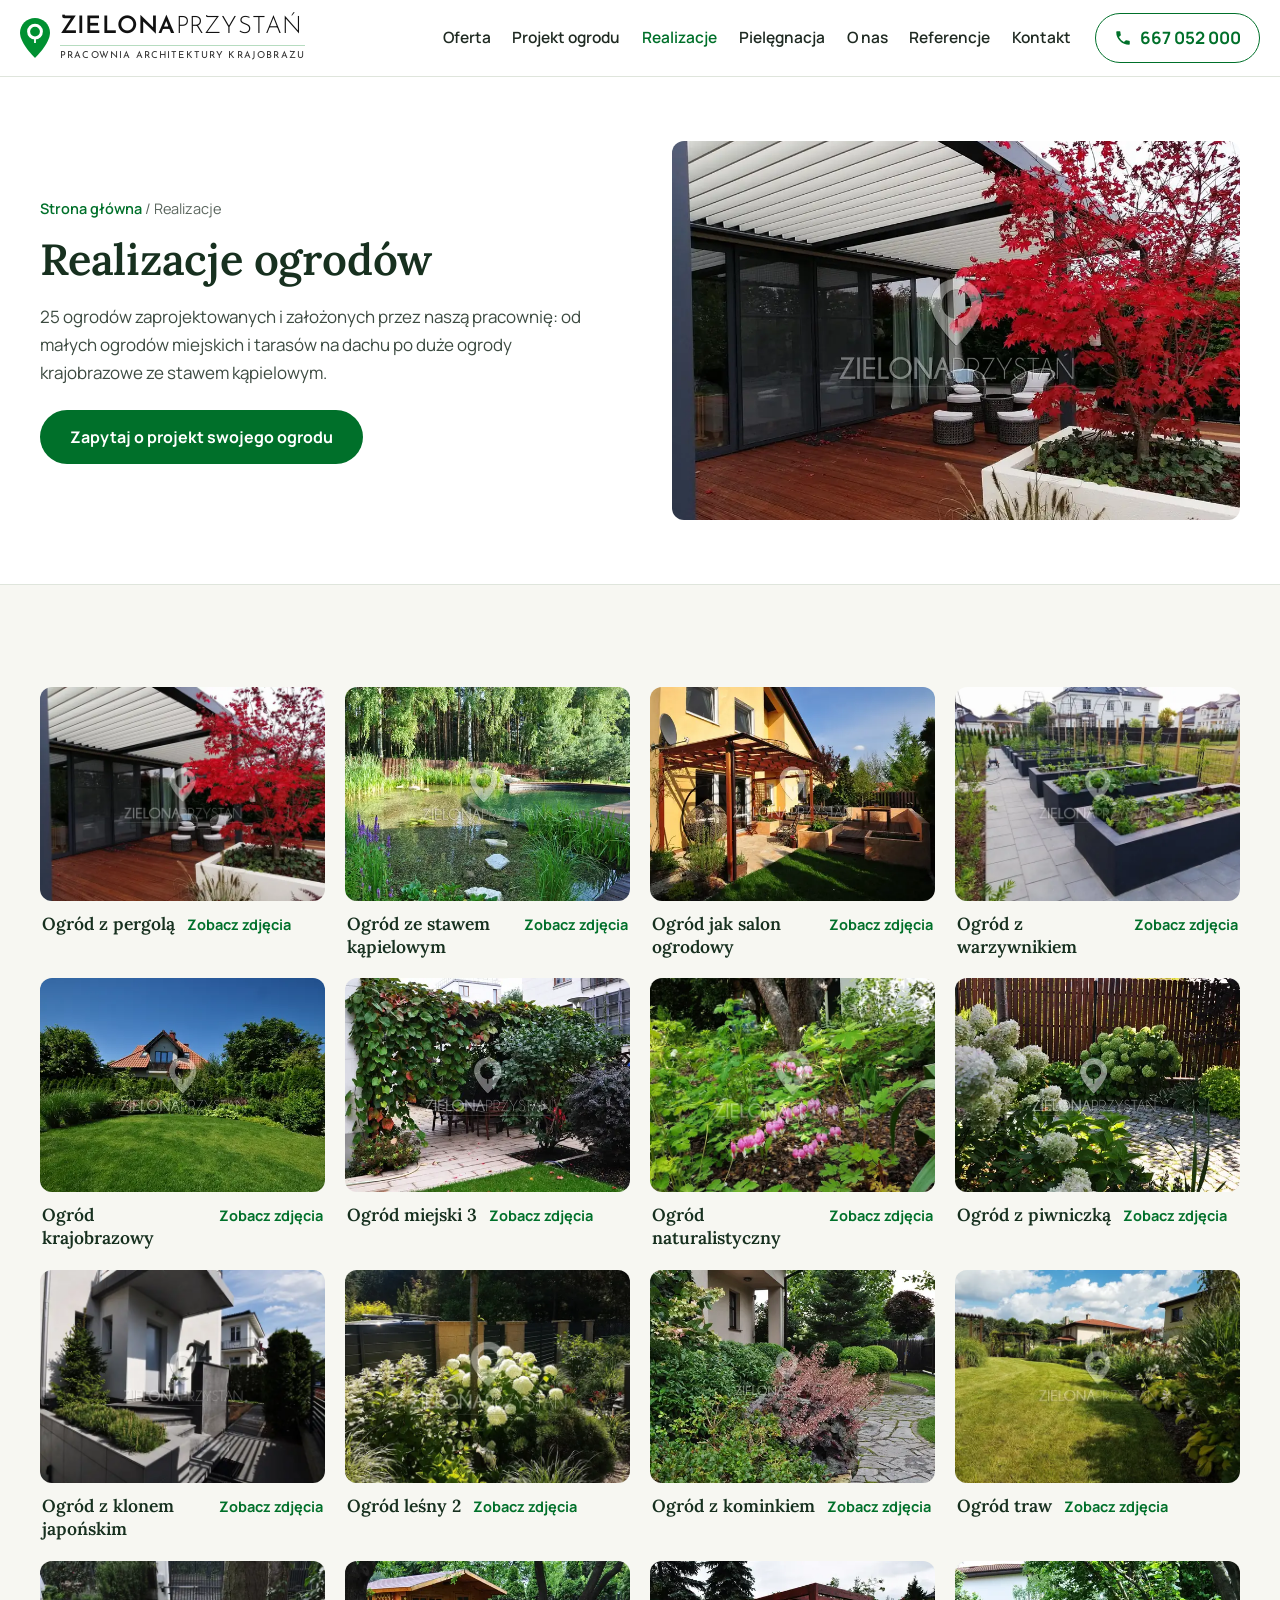
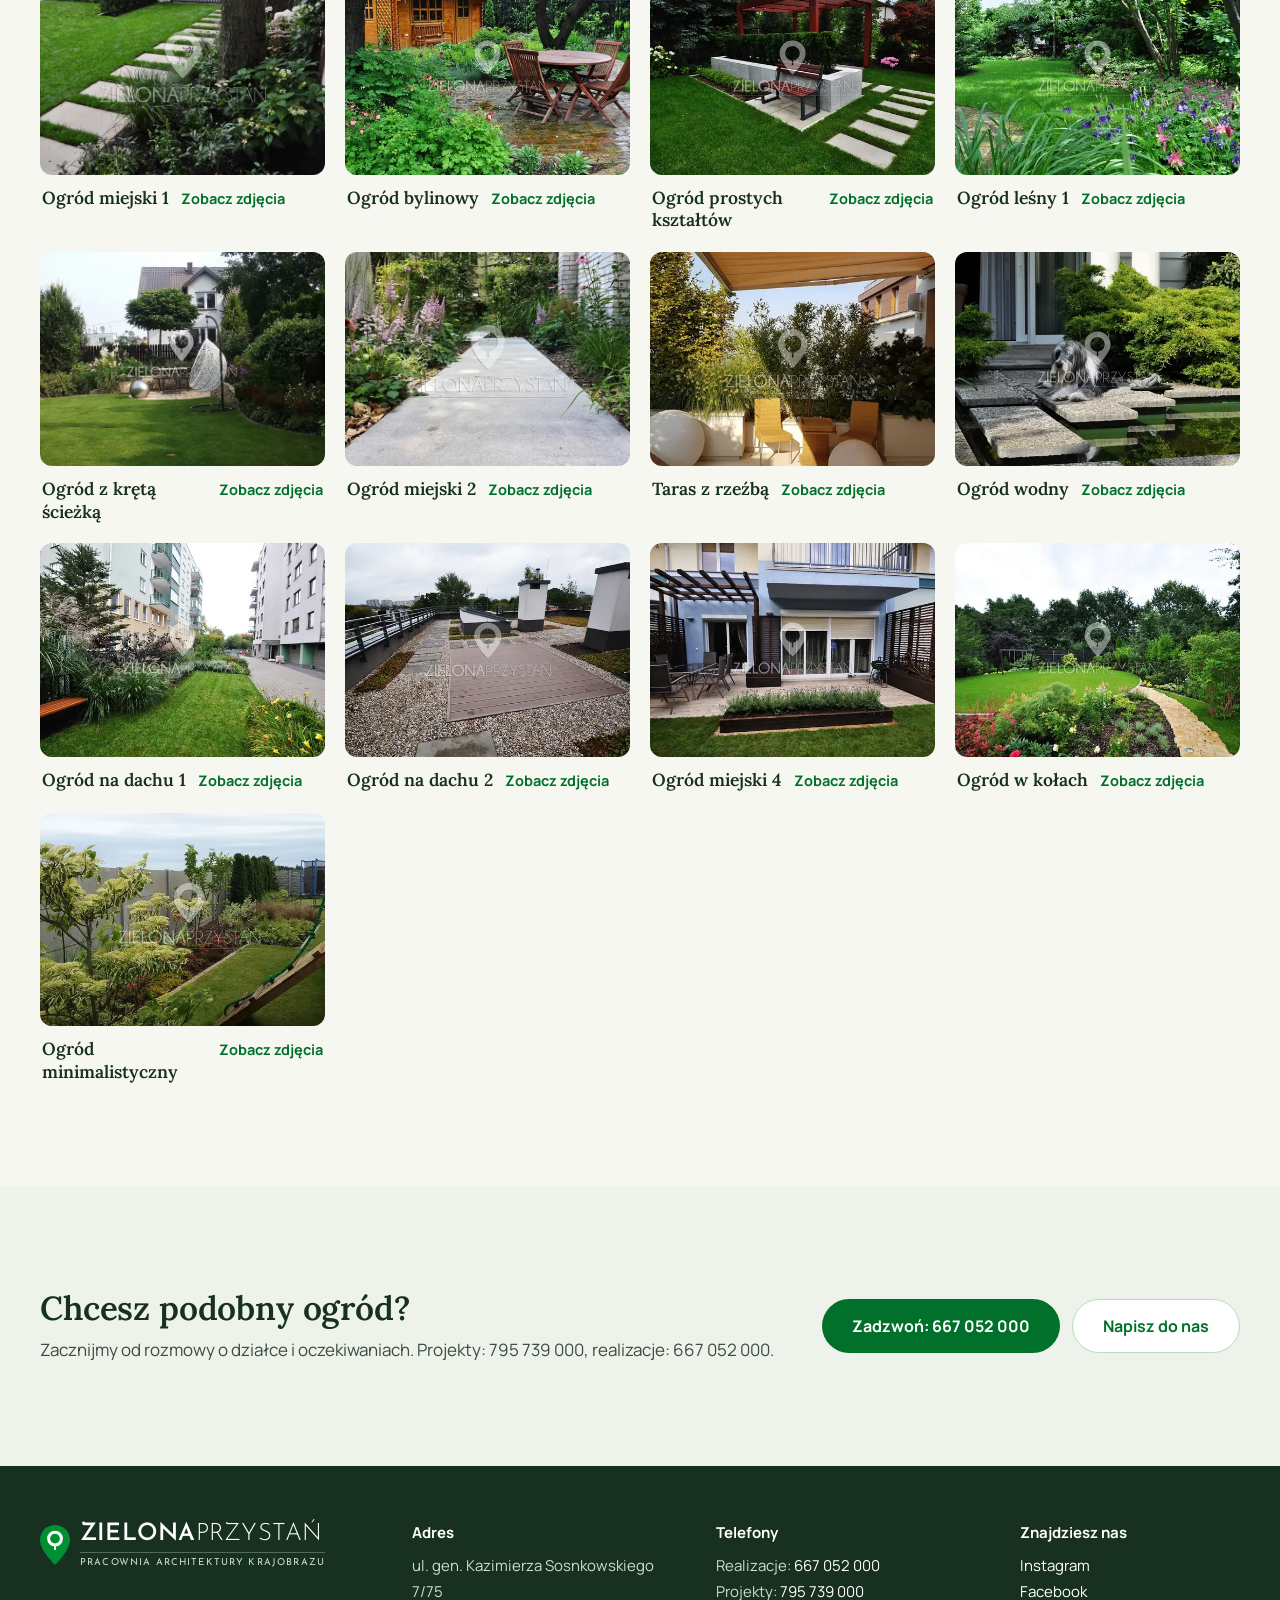
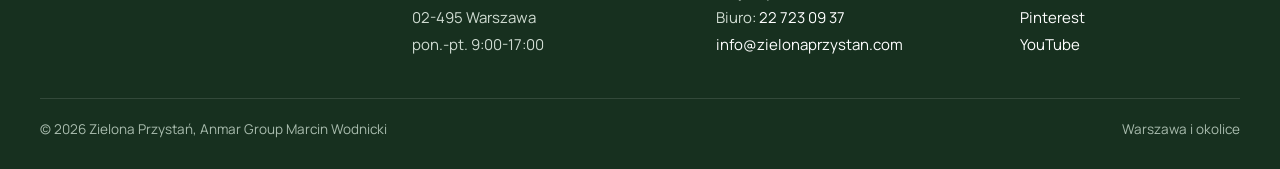
<file: realizacje.html>
<!doctype html>
<html lang="pl">
<head>
<meta charset="utf-8">
<meta name="viewport" content="width=device-width, initial-scale=1, viewport-fit=cover">
<meta name="robots" content="noindex, nofollow">
<title>Realizacje ogrodów - Zielona Przystań, Warszawa</title>
<meta name="description" content="Ogrody zaprojektowane i założone przez pracownię Zielona Przystań: ogrody miejskie, leśne, na dachu, ze stawem kąpielowym, z pergolą i warzywnikiem.">
<meta name="theme-color" content="#ffffff">
<link rel="preconnect" href="https://fonts.googleapis.com">
<link rel="preconnect" href="https://fonts.gstatic.com" crossorigin>
<link href="https://fonts.googleapis.com/css2?family=Josefin+Sans:wght@300;400;600&family=Lora:wght@500;600&family=Manrope:wght@400;500;600;700&display=swap" rel="stylesheet">
<link rel="icon" href="data:image/svg+xml,%3Csvg xmlns='http://www.w3.org/2000/svg' viewBox='0 0 30 40'%3E%3Cpath fill='%23009031' d='M15 0C6.7 0 0 6.6 0 14.8 0 25.6 15 40 15 40s15-14.4 15-25.2C30 6.6 23.3 0 15 0z'/%3E%3Ccircle cx='15' cy='13.6' r='6.4' fill='none' stroke='%23fff' stroke-width='3'/%3E%3Cpath d='M15 20v5' stroke='%23fff' stroke-width='1.8'/%3E%3C/svg%3E">
<link rel="stylesheet" href="style.css">
</head>
<body>
<!-- Wizualizacja koncepcyjna nowej strony glownej (bezplatny podglad). Tresci, dane kontaktowe, zdjecia realizacji i cytaty z listow referencyjnych pochodza z zielonaprzystan.com (stan 29.10.2026). -->
<header class="top">
  <div class="top-in">
    <a href="index.html" class="logo" aria-label="Zielona Przystań - strona główna">
      <svg viewBox="0 0 30 40" aria-hidden="true"><path fill="#009031" d="M15 0C6.7 0 0 6.6 0 14.8 0 25.6 15 40 15 40s15-14.4 15-25.2C30 6.6 23.3 0 15 0z"/><circle cx="15" cy="13.6" r="6.4" fill="none" stroke="#fff" stroke-width="3"/><path d="M15 20v5" stroke="#fff" stroke-width="1.8"/></svg>
      <span class="logo-t"><span class="logo-n">Zielona<span>przystań</span></span><span class="logo-p">Pracownia architektury krajobrazu</span></span>
    </a>
    <nav class="nav" id="nav" aria-label="Menu główne">
      <a href="index.html#oferta">Oferta</a>
      <a href="index.html#projekt">Projekt ogrodu</a>
      <a href="index.html#realizacje" aria-current="page">Realizacje</a>
      <a href="pielegnacja.html">Pielęgnacja</a>
      <a href="index.html#o-nas">O nas</a>
      <a href="index.html#referencje">Referencje</a>
      <a href="index.html#kontakt">Kontakt</a>
      <a href="tel:+48667052000" class="nav-tel">Zadzwoń: 667 052 000</a>
    </nav>
    <a href="tel:+48667052000" class="top-tel" aria-label="Zadzwoń: 667 052 000">
      <svg viewBox="0 0 24 24" aria-hidden="true"><path d="M6.6 10.8a15.1 15.1 0 0 0 6.6 6.6l2.2-2.2a1 1 0 0 1 1-.25 11.4 11.4 0 0 0 3.6.57 1 1 0 0 1 1 1V20a1 1 0 0 1-1 1A17 17 0 0 1 3 4a1 1 0 0 1 1-1h3.5a1 1 0 0 1 1 1c0 1.25.2 2.45.57 3.57a1 1 0 0 1-.25 1z"/></svg>
      <span>667 052 000</span>
    </a>
    <button class="burger" id="burger" aria-label="Otwórz menu" aria-expanded="false" aria-controls="nav"><span></span><span></span><span></span></button>
  </div>
</header>

<main>
<section class="pod-hero">
  <div class="wrap pod-hero-in">
    <div>
      <p class="okruchy"><a href="index.html">Strona główna</a> / Realizacje</p>
      <h1>Realizacje ogrodów</h1>
      <p class="lead">25 ogrodów zaprojektowanych i założonych przez naszą pracownię: od małych ogrodów miejskich i tarasów na dachu po duże ogrody krajobrazowe ze stawem kąpielowym.</p>
      <a href="index.html#kontakt" class="btn">Zapytaj o projekt swojego ogrodu</a>
    </div>
    <figure class="pod-hero-foto"><img src="img/g/ogrod-z-pergola-2-1.webp" alt="Taras z drewna z czerwonym klonem pod zadaszeniem - ogród z pergolą" width="1000" height="750" fetchpriority="high"></figure>
  </div>
</section>
<section class="sekcja">
  <div class="wrap">
    <div class="galeria pelna" data-ile="25"></div>
  </div>
</section>
<section class="sekcja pas-cta">
  <div class="wrap pas-cta-in">
    <div><h2>Chcesz podobny ogród?</h2><p>Zacznijmy od rozmowy o działce i oczekiwaniach. Projekty: 795 739 000, realizacje: 667 052 000.</p></div>
    <div class="pas-cta-tel"><a href="tel:+48667052000" class="btn">Zadzwoń: 667 052 000</a><a href="index.html#kontakt" class="btn btn-jasny">Napisz do nas</a></div>
  </div>
</section>
</main>

<footer class="stopka">
  <div class="wrap">
    <div class="stopka-g">
      <div>
        <a href="index.html" class="logo" aria-label="Zielona Przystań">
          <svg viewBox="0 0 30 40" aria-hidden="true"><path fill="#009031" d="M15 0C6.7 0 0 6.6 0 14.8 0 25.6 15 40 15 40s15-14.4 15-25.2C30 6.6 23.3 0 15 0z"/><circle cx="15" cy="13.6" r="6.4" fill="none" stroke="#fff" stroke-width="3"/><path d="M15 20v5" stroke="#fff" stroke-width="1.8"/></svg>
          <span class="logo-t"><span class="logo-n">Zielona<span>przystań</span></span><span class="logo-p">Pracownia architektury krajobrazu</span></span>
        </a>
      </div>
      <div><h4>Adres</h4><p>ul. gen. Kazimierza Sosnkowskiego 7/75<br>02-495 Warszawa<br>pon.-pt. 9:00-17:00</p></div>
      <div><h4>Telefony</h4><p>Realizacje: <a href="tel:+48667052000">667 052 000</a><br>Projekty: <a href="tel:+48795739000">795 739 000</a><br>Biuro: <a href="tel:+48227230937">22 723 09 37</a><br><a href="mailto:info@zielonaprzystan.com">info@zielonaprzystan.com</a></p></div>
      <div><h4>Znajdziesz nas</h4><p><a href="https://www.instagram.com/zielonaprzystanogrody/" target="_blank" rel="noopener">Instagram</a><br><a href="https://www.facebook.com/Zielona-Przysta%C5%84-Pracownia-Architektury-Krajobrazu-127009880687607/" target="_blank" rel="noopener">Facebook</a><br><a href="https://pl.pinterest.com/zielonaprzysta/" target="_blank" rel="noopener">Pinterest</a><br><a href="https://www.youtube.com/user/ZielonaPrzystan" target="_blank" rel="noopener">YouTube</a></p></div>
    </div>
    <div class="stopka-dol"><span>© 2026 Zielona Przystań, Anmar Group Marcin Wodnicki</span><span>Warszawa i okolice</span></div>
  </div>
</footer>

<div class="mob" id="mob">
  <a href="tel:+48667052000" class="mob-tel">Zadzwoń</a>
  <a href="index.html#kontakt" class="mob-cta">Zapytaj o ogród</a>
</div>

<div class="lb" id="lb" role="dialog" aria-modal="true" aria-label="Galeria zdjęć">
  <div class="lb-gora"><b id="lb-tyt"></b><button class="lb-x" id="lb-x" type="button" aria-label="Zamknij galerię">×</button></div>
  <div class="lb-scena"><button class="lb-n lb-p" id="lb-p" type="button" aria-label="Poprzednie zdjęcie">‹</button><img id="lb-img" alt=""><button class="lb-n lb-d" id="lb-d" type="button" aria-label="Następne zdjęcie">›</button></div>
  <div class="lb-dol" id="lb-dol"></div>
</div>

<script src="dane.js"></script>
<script src="app.js"></script>
</body>
</html>
</file>
<file: style.css>
:root{
  --tlo:#f7f7f2;
  --tlo-b:#ffffff;
  --tlo-z:#edf3ea;
  --tekst:#1f2a22;
  --szary:#5b665e;
  --ciemny:#17301f;
  --ziel:#009031;
  --ziel-c:#00702a;
  --ziel-j:#b6dcc0;
  --linia:#dfe5dc;
  --r:12px;
  --serif:"Lora",Georgia,serif;
  --sans:"Manrope",system-ui,-apple-system,"Segoe UI",sans-serif;
  --logo:"Josefin Sans","Manrope",sans-serif;
  --top:76px;
}
*{box-sizing:border-box}
html{scroll-behavior:smooth;scroll-padding-top:calc(var(--top) + 8px);-webkit-text-size-adjust:100%}
body{margin:0;background:var(--tlo);color:var(--tekst);font:400 17px/1.62 var(--sans);-webkit-font-smoothing:antialiased;overflow-x:hidden}
img{max-width:100%;height:auto;display:block}
a{color:inherit}
h1,h2,h3{font-family:var(--serif);font-weight:600;color:var(--ciemny);margin:0;line-height:1.18;letter-spacing:-.005em}
h2{font-size:clamp(28px,3.2vw,40px)}
h3{font-size:21px}
p{margin:0 0 1em}
figure{margin:0}
ul{margin:0}
.wrap{width:min(1200px,100% - 40px);margin:0 auto}
.btn{display:inline-flex;align-items:center;justify-content:center;gap:10px;min-height:54px;padding:0 30px;border-radius:999px;background:var(--ziel-c);color:#fff;font:700 16px/1 var(--sans);text-decoration:none;border:0;cursor:pointer;transition:background .2s,transform .15s}
.btn:hover{background:#005c22}
.btn:active{transform:scale(.98)}
.btn-jasny{background:#fff;color:var(--ziel-c);border:1.5px solid var(--ziel-j)}
.btn-jasny:hover{background:var(--tlo-z)}
.lnk{color:var(--ziel-c);font-weight:700;text-decoration:none;border-bottom:2px solid var(--ziel-j);padding-bottom:1px}
.lnk:hover{border-color:var(--ziel)}

/* logo */
.logo{display:flex;align-items:center;gap:10px;text-decoration:none;color:#111;flex:0 0 auto}
.logo svg{width:30px;height:40px;flex:0 0 auto}
.logo-t{display:flex;flex-direction:column;line-height:1}
.logo-n{font:600 24px/1 var(--logo);letter-spacing:.01em;text-transform:uppercase;white-space:nowrap}
.logo-n span{font-weight:300}
.logo-p{font:400 9.6px/1 var(--logo);letter-spacing:.12em;text-transform:uppercase;color:#333;margin-top:6px;padding-top:5px;border-top:1px solid var(--ziel-j);white-space:nowrap}

/* naglowek */
.top{position:sticky;top:0;z-index:50;background:rgba(255,255,255,.95);backdrop-filter:saturate(1.3) blur(10px);-webkit-backdrop-filter:saturate(1.3) blur(10px);border-bottom:1px solid var(--linia)}
.top-in{height:var(--top);width:min(1320px,100% - 40px);margin:0 auto;display:flex;align-items:center;gap:24px}
.nav{margin-left:auto;display:flex;align-items:center;gap:clamp(14px,1.7vw,28px);white-space:nowrap}
.nav a{text-decoration:none;font-weight:600;font-size:15.5px;color:var(--tekst)}
.nav a:hover,.nav a[aria-current="page"]{color:var(--ziel-c)}
.nav .nav-tel{display:none}
.top-tel{display:inline-flex;align-items:center;gap:8px;text-decoration:none;font-weight:700;color:var(--ziel-c);padding:10px 18px;border:1.5px solid var(--ziel-c);border-radius:999px;white-space:nowrap}
.top-tel svg{width:18px;height:18px;fill:currentColor}
.top-tel:hover{background:var(--ziel-c);color:#fff}
.burger{display:none}

/* hero */
.hero{position:relative;display:grid;grid-template-columns:minmax(0,1fr) minmax(0,1.15fr);min-height:calc(100svh - var(--top));background:var(--tlo)}
.hero-foto{grid-column:2;grid-row:1;position:relative;align-self:stretch;width:100%;overflow:hidden}
.hero-foto img{position:absolute;inset:0;width:100%;height:100%;object-fit:cover;object-position:50% 55%}
.hero-foto::before{content:"";position:absolute;inset:0 auto 0 0;width:16%;background:linear-gradient(90deg,var(--tlo),rgba(247,247,242,0));z-index:1}
.hero-in{grid-column:1;grid-row:1;align-self:center;padding:40px clamp(24px,3.4vw,64px) 40px max(20px,calc((100vw - 1320px)/2 + 20px))}
.hero-in>*{max-width:590px}
.hero-adres{color:var(--szary);font-weight:600;margin-bottom:16px}
.hero h1{font-size:clamp(36px,3.5vw,56px);margin-bottom:22px}
.lead{font-size:clamp(17px,1.3vw,19px);color:#3c4a40;max-width:34em;margin-bottom:30px}
.hero-cta{margin-bottom:24px}
.hero-fakty{font-size:15px;color:var(--szary);margin:0;line-height:1.55}

/* sekcje */
.sekcja{padding:clamp(64px,8vw,108px) 0}
.sek-glowa{display:flex;justify-content:space-between;align-items:end;gap:20px 48px;margin-bottom:40px;flex-wrap:wrap}
.sek-glowa p{max-width:32em;color:var(--szary);margin:0}
.bialy{background:var(--tlo-b)}
.zielony{background:var(--tlo-z)}

/* oferta */
.uslugi{display:grid;grid-template-columns:repeat(6,minmax(0,1fr));gap:20px}
.usluga{grid-column:span 2;position:relative;display:flex;flex-direction:column;background:var(--tlo);border-radius:var(--r);overflow:hidden;text-decoration:none;min-width:0;transition:transform .25s,box-shadow .25s}
.usluga.duza{grid-column:span 3}
.usluga:hover{transform:translateY(-3px);box-shadow:0 16px 32px -20px rgba(23,48,31,.45)}
.usluga-foto{aspect-ratio:3/2;overflow:hidden;background:var(--tlo-z)}
.usluga.duza .usluga-foto{aspect-ratio:16/9}
.usluga-foto img{width:100%;height:100%;object-fit:cover;transition:transform .5s}
.usluga:hover .usluga-foto img{transform:scale(1.04)}
.usluga-txt{padding:20px 22px 22px;display:flex;flex-direction:column;flex:1}
.usluga-txt h3{margin-bottom:8px}
.usluga-txt p{color:var(--szary);font-size:15.5px;line-height:1.55;margin-bottom:14px}
.usluga-txt .lnk{margin-top:auto;align-self:flex-start;font-size:15px}

/* projekt */
.dwie{display:grid;grid-template-columns:minmax(0,1fr) minmax(0,1fr);gap:clamp(32px,5vw,76px);align-items:center}
.dwie.odwr .dwie-foto{order:2}
.dwie-foto{border-radius:var(--r);overflow:hidden;aspect-ratio:1/1}
.dwie-foto img{width:100%;height:100%;object-fit:cover}
.dwie-txt h2{margin-bottom:18px}
.dwie-txt>p{color:#3c4a40}
.etapy{list-style:none;padding:0;margin:8px 0 26px;border-top:1px solid var(--linia)}
.etapy li{padding:14px 0;border-bottom:1px solid var(--linia);color:#3c4a40}
.etapy b{color:var(--ciemny);display:block;font-size:17.5px;margin-bottom:2px}
.pytania{margin-top:clamp(40px,5vw,64px);border-top:1px solid var(--linia);border-bottom:1px solid var(--linia)}
.pytania summary{list-style:none;cursor:pointer;display:flex;justify-content:space-between;align-items:center;gap:20px;padding:22px 0}
.pytania summary::-webkit-details-marker{display:none}
.pytania summary b{display:block;font:600 22px/1.3 var(--serif);color:var(--ciemny);margin-bottom:4px}
.pytania summary span{color:var(--szary)}
.pytania summary::after{content:"+";flex:0 0 auto;width:44px;height:44px;border-radius:50%;border:1.5px solid var(--ziel-j);display:flex;align-items:center;justify-content:center;font-size:24px;color:var(--ziel-c);transition:transform .2s}
.pytania[open] summary::after{transform:rotate(45deg)}
.pytania .lista-p{margin:0 0 26px}
.lista-p{columns:2;column-gap:40px;padding-left:20px;color:#3c4a40}
.lista-p li{break-inside:avoid;margin-bottom:10px;padding-left:4px}
.lista-p li::marker{color:var(--ziel)}

/* zakladanie */
.zakres{display:grid;grid-template-columns:minmax(0,1.15fr) minmax(0,1fr);gap:clamp(32px,5vw,72px);align-items:start}
.zakres-lista{margin:0;border-top:1px solid var(--linia)}
.zakres-lista div{display:grid;grid-template-columns:minmax(0,210px) minmax(0,1fr);gap:4px 28px;padding:16px 0;border-bottom:1px solid var(--linia)}
.zakres-lista dt{font-weight:700;color:var(--ciemny)}
.zakres-lista dd{margin:0;color:#3c4a40}
.zakres-foto{display:grid;gap:16px;position:sticky;top:calc(var(--top) + 24px)}
.zakres-foto figure{border-radius:var(--r);overflow:hidden}
.zakres-foto img{width:100%;aspect-ratio:3/2;object-fit:cover}
.zakres-foto figcaption{font-size:14px;color:var(--szary);padding-top:8px}

/* realizacje */
.galeria{display:grid;grid-template-columns:repeat(3,minmax(0,1fr));gap:20px}
.real{display:flex;flex-direction:column;justify-content:flex-start;align-self:start;width:100%;padding:0;border:0;background:none;text-align:left;cursor:pointer;font:inherit;color:inherit;min-width:0}
.real-foto{display:block;border-radius:var(--r);overflow:hidden;aspect-ratio:4/3;background:var(--tlo-z);position:relative}
.real-foto img{width:100%;height:100%;object-fit:cover;transition:transform .5s}
.real:hover .real-foto img{transform:scale(1.04)}
.real-t{display:flex;justify-content:space-between;align-items:baseline;gap:12px;padding:12px 2px 0}
.real-t b{font:600 19px/1.3 var(--serif);color:var(--ciemny)}
.real-t span{font-size:14.5px;color:var(--ziel-c);font-weight:700;white-space:nowrap}
.real:focus-visible{outline:3px solid var(--ziel);outline-offset:4px;border-radius:var(--r)}
.przedpo{margin-top:clamp(44px,5vw,64px);display:grid;grid-template-columns:minmax(0,.75fr) minmax(0,1fr) minmax(0,1fr);gap:20px;align-items:end}
.przedpo-txt h3{font-size:24px;margin-bottom:10px}
.przedpo-txt p{color:var(--szary);margin:0}
.przedpo figure{border-radius:var(--r);overflow:hidden;position:relative}
.przedpo img{width:100%;aspect-ratio:3/2;object-fit:cover}
.przedpo figcaption{position:absolute;left:12px;top:12px;background:rgba(255,255,255,.92);color:var(--ciemny);font-weight:700;font-size:14px;padding:6px 12px;border-radius:999px}
.real-dol{margin-top:36px;display:flex;align-items:center;gap:20px 28px;flex-wrap:wrap}
.real-dol p{margin:0;color:var(--szary)}

/* pielegnacja skrot */
.piel-in{display:grid;grid-template-columns:minmax(0,1fr) minmax(0,1.1fr);gap:clamp(32px,5vw,76px);align-items:center}
.piel-foto{display:grid;grid-template-columns:minmax(0,1fr) minmax(0,1fr);gap:16px}
.piel-foto img{width:100%;height:100%;object-fit:cover;border-radius:var(--r);aspect-ratio:3/4}
.piel-foto img:last-child{margin-top:48px}
.piel-txt h2{margin-bottom:18px}
.piel-txt p{color:#3c4a40}
.piel-pkt{list-style:none;padding:0;margin:6px 0 28px;border-top:1px solid #cfdccb}
.piel-pkt li{padding:13px 0;border-bottom:1px solid #cfdccb;color:#3c4a40}
.piel-pkt b{color:var(--ciemny)}

/* o nas */
.osoby{display:grid;grid-template-columns:repeat(2,minmax(0,1fr));gap:clamp(28px,4vw,56px)}
.osoba-foto{border-radius:var(--r);overflow:hidden;aspect-ratio:16/10;margin-bottom:22px;background:#e9ece8}
.osoba-foto img{width:100%;height:100%;object-fit:cover;filter:grayscale(1)}
.osoba h3{font-size:24px;margin-bottom:4px}
.rola{color:var(--ziel-c);font-weight:700;margin-bottom:14px;font-size:15.5px}
.osoba p{color:#3c4a40}
.firma-txt{max-width:46em;color:#3c4a40;margin-bottom:44px;font-size:18px}

/* referencje */
.cytaty{display:grid;grid-template-columns:repeat(2,minmax(0,1fr));gap:20px}
.cytaty blockquote{margin:0;background:var(--tlo-b);border-radius:var(--r);padding:30px 32px;display:flex;flex-direction:column}
.cytaty p{font:500 clamp(18px,1.45vw,21px)/1.5 var(--serif);color:var(--ciemny);margin-bottom:18px}
.cytaty footer{margin-top:auto;display:flex;align-items:center;justify-content:space-between;gap:14px}
.cytaty cite{font-style:normal;color:var(--szary);font-weight:600;font-size:15px;line-height:1.45}
.list-btn{flex:0 0 auto;border:1.5px solid var(--linia);background:#fff;border-radius:6px;padding:3px;cursor:pointer;width:58px}
.list-btn img{width:100%;aspect-ratio:3/4;object-fit:cover;object-position:top}
.list-btn:hover{border-color:var(--ziel)}
.ref-info{margin:26px 0 0;color:var(--szary)}

/* kontakt */
.kontakt-in{display:grid;grid-template-columns:minmax(0,1fr) minmax(0,1fr);gap:clamp(32px,5vw,72px);align-items:start}
.kontakt-dane h2{margin-bottom:12px}
.kontakt-dane>p{color:#3c4a40}
.tele{list-style:none;padding:0;margin:18px 0 20px;border-top:1px solid var(--linia)}
.tele li{padding:14px 0;border-bottom:1px solid var(--linia)}
.tele span{display:block;color:var(--szary);font-size:15px}
.tele a{font:600 clamp(23px,2.2vw,28px)/1.3 var(--serif);color:var(--ciemny);text-decoration:none}
.tele a:hover{color:var(--ziel-c)}
.duzy-mail{display:inline-block;font-weight:700;color:var(--ziel-c);text-decoration:none;font-size:19px;margin:4px 0 16px;overflow-wrap:anywhere}
address{font-style:normal;color:#3c4a40;margin-bottom:18px}
.mapa{border-radius:var(--r);overflow:hidden;aspect-ratio:16/9;background:#e3e9e1}
.mapa iframe{width:100%;height:100%;border:0;display:block}
.form{background:var(--tlo-b);border-radius:var(--r);padding:clamp(22px,3vw,36px);display:grid;gap:16px;min-width:0}
.form h3{font-size:24px;margin-bottom:2px}
.form-wst{color:var(--szary);margin:0;font-size:15.5px}
.form label{display:grid;gap:6px;font-weight:600;font-size:15px;color:var(--ciemny)}
.form input,.form select,.form textarea{font:400 16px/1.4 var(--sans);color:var(--tekst);background:var(--tlo);border:1.5px solid var(--linia);border-radius:10px;padding:12px 14px;width:100%;min-width:0}
.form textarea{resize:vertical}
.form input:focus,.form select:focus,.form textarea:focus{outline:none;border-color:var(--ziel);background:#fff}
.form .btn{justify-self:start}
.form-info{margin:0;font-size:15px;color:var(--szary)}
.form-info:empty{display:none}
.form .zle{border-color:#c0492b}
.dwa-pola{display:grid;grid-template-columns:minmax(0,1fr) minmax(0,1fr);gap:16px}

/* stopka */
.stopka{background:var(--ciemny);color:#cfdbd1;padding:56px 0 calc(28px + env(safe-area-inset-bottom));font-size:15px}
.stopka a{color:#fff;text-decoration:none}
.stopka a:hover{text-decoration:underline}
.stopka-g{display:grid;grid-template-columns:minmax(0,1.25fr) minmax(0,1fr) minmax(0,1fr) minmax(0,.8fr);gap:28px;align-items:start}
.stopka .logo{color:#fff}
.stopka .logo-p{color:#cfdbd1;border-color:rgba(182,220,192,.35)}
.stopka h4{margin:0 0 10px;color:#fff;font:700 15px/1.4 var(--sans)}
.stopka p{margin:0;line-height:1.75}
.stopka-dol{margin-top:40px;padding-top:20px;border-top:1px solid rgba(255,255,255,.12);display:flex;justify-content:space-between;gap:10px 24px;flex-wrap:wrap;font-size:13.5px;color:#a9bcae}

/* podstrony */
.pod-hero{background:var(--tlo-b);border-bottom:1px solid var(--linia)}
.pod-hero-in{display:grid;grid-template-columns:minmax(0,1fr) minmax(0,1fr);gap:clamp(28px,5vw,72px);align-items:center;padding:clamp(36px,5vw,64px) 0}
.okruchy{font-size:14.5px;color:var(--szary);margin-bottom:14px}
.okruchy a{color:var(--ziel-c);text-decoration:none;font-weight:600}
.pod-hero h1{font-size:clamp(32px,3.4vw,50px);margin-bottom:18px}
.pod-hero .lead{margin-bottom:24px}
.pod-hero-foto{border-radius:var(--r);overflow:hidden;aspect-ratio:3/2}
.pod-hero-foto img{width:100%;height:100%;object-fit:cover}
.galeria.pelna{grid-template-columns:repeat(4,minmax(0,1fr))}
.galeria.pelna .real-t b{font-size:17.5px}
.blok{display:grid;grid-template-columns:minmax(0,.9fr) minmax(0,1.1fr);gap:clamp(28px,5vw,72px);align-items:start}
.blok+.blok{margin-top:clamp(56px,7vw,96px)}
.blok-foto{border-radius:var(--r);overflow:hidden;position:sticky;top:calc(var(--top) + 24px)}
.blok-foto img{width:100%;aspect-ratio:4/3;object-fit:cover}
.blok-txt h2{margin-bottom:16px}
.blok-txt p{color:#3c4a40}
.blok-txt h3{font-size:19px;margin:26px 0 10px}
.punkty{padding-left:20px;color:#3c4a40;margin-bottom:8px}
.punkty li{margin-bottom:8px;padding-left:4px}
.punkty li::marker{color:var(--ziel)}
.punkty.dwie-kol{columns:2;column-gap:36px}
.punkty.dwie-kol li{break-inside:avoid}
.formy{list-style:none;padding:0;margin:4px 0 8px;border-top:1px solid var(--linia)}
.formy li{display:grid;grid-template-columns:minmax(0,170px) minmax(0,1fr);gap:4px 24px;padding:14px 0;border-bottom:1px solid var(--linia);color:#3c4a40}
.formy b{color:var(--ciemny)}
.pas-cta{background:var(--tlo-z)}
.pas-cta-in{display:flex;align-items:center;justify-content:space-between;gap:24px 48px;flex-wrap:wrap}
.pas-cta h2{font-size:clamp(26px,2.6vw,34px);margin-bottom:8px}
.pas-cta p{margin:0;color:#3c4a40}
.pas-cta-tel{display:flex;gap:12px;flex-wrap:wrap}

/* lightbox */
.lb{position:fixed;inset:0;z-index:100;background:rgba(12,20,14,.94);display:none;flex-direction:column}
.lb.otwarty{display:flex}
.lb-gora{display:flex;align-items:center;justify-content:space-between;gap:16px;padding:14px 18px;color:#fff}
.lb-gora b{font:600 20px/1.3 var(--serif)}
.lb-gora span{color:#b8c7bb;font-size:14.5px;margin-left:10px;font-family:var(--sans);font-weight:500}
.lb-x{width:48px;height:48px;border-radius:50%;border:0;background:rgba(255,255,255,.12);color:#fff;font-size:28px;line-height:1;cursor:pointer;flex:0 0 auto}
.lb-scena{flex:1;position:relative;display:flex;align-items:center;justify-content:center;padding:0 72px 18px;min-height:0}
.lb-scena img{max-width:100%;max-height:100%;object-fit:contain;border-radius:6px;user-select:none}
.lb-n{position:absolute;top:50%;transform:translateY(-50%);width:52px;height:52px;border-radius:50%;border:0;background:rgba(255,255,255,.14);color:#fff;font-size:26px;cursor:pointer}
.lb-n:hover,.lb-x:hover{background:rgba(255,255,255,.26)}
.lb-p{left:12px}.lb-d{right:12px}
.lb-dol{padding:0 18px 18px;color:#b8c7bb;font-size:14px;text-align:center}
body.zablok{overflow:hidden}

.mob{display:none}

/* niskie ekrany komputerow */
@media (min-width:761px) and (max-height:820px){
  .hero h1{font-size:clamp(34px,3.3vw,48px);margin-bottom:16px}
  .lead{font-size:17px;margin-bottom:22px}
  .hero-in{padding-top:28px;padding-bottom:28px}
  .hero-adres{margin-bottom:10px}
}

@media (max-width:1220px){
  .nav{gap:16px}
  .nav a{font-size:15px}
  .top-tel span{display:none}
  .top-tel{padding:10px}
}
@media (max-width:1100px){
  :root{--top:68px}
  .burger{display:flex;flex-direction:column;justify-content:center;gap:5px;width:44px;height:44px;margin-left:4px;background:none;border:0;cursor:pointer;padding:10px}
  .burger span{display:block;height:2px;background:var(--ciemny);border-radius:2px;transition:transform .25s,opacity .2s}
  .burger[aria-expanded="true"] span:nth-child(1){transform:translateY(7px) rotate(45deg)}
  .burger[aria-expanded="true"] span:nth-child(2){opacity:0}
  .burger[aria-expanded="true"] span:nth-child(3){transform:translateY(-7px) rotate(-45deg)}
  .top-tel{margin-left:auto}
  .nav{position:fixed;left:0;right:0;top:var(--top);flex-direction:column;align-items:stretch;gap:0;background:#fff;border-bottom:1px solid var(--linia);padding:8px 20px 20px;margin:0;transform:translateY(-8px);opacity:0;visibility:hidden;transition:opacity .2s,transform .2s,visibility .2s;max-height:calc(100svh - var(--top));overflow:auto;box-shadow:0 20px 30px -24px rgba(0,0,0,.4)}
  .nav.otwarte{transform:none;opacity:1;visibility:visible}
  .nav a{padding:14px 0;border-bottom:1px solid var(--linia);font-size:18px;line-height:1.45}
  .nav .nav-tel{display:block;border:0;color:var(--ziel-c);font-weight:700}
  .uslugi{grid-template-columns:repeat(2,minmax(0,1fr))}
  .usluga,.usluga.duza{grid-column:span 1}
  .usluga.duza .usluga-foto{aspect-ratio:3/2}
  .usluga:last-child{grid-column:span 2}
  .usluga:last-child .usluga-foto{aspect-ratio:21/8}
  .galeria.pelna{grid-template-columns:repeat(3,minmax(0,1fr))}
  .stopka-g{grid-template-columns:repeat(2,minmax(0,1fr))}
  .przedpo{grid-template-columns:minmax(0,1fr) minmax(0,1fr)}
  .przedpo-txt{grid-column:1/-1}
}

/* telefon */
@media (max-width:760px){
  :root{--top:62px}
  body{font-size:16px}
  .logo{gap:8px}
  .logo svg{width:24px;height:32px}
  .logo-n{font-size:19px}
  .logo-p{font-size:7.6px;margin-top:4px;padding-top:4px;letter-spacing:.1em}
  .top-in{width:calc(100% - 28px);gap:8px}
  .top-tel{padding:9px}
  .wrap{width:calc(100% - 32px)}
  .hero{display:flex;flex-direction:column;min-height:calc(100svh - var(--top))}
  .hero-foto{position:relative;flex:1 1 0;min-height:min(58vw,28svh);max-height:56svh;align-self:stretch;width:100%}
  .hero-foto img{object-position:50% 60%}
  .hero-foto::before{inset:auto 0 0 0;width:auto;height:30%;background:linear-gradient(0deg,var(--tlo),rgba(247,247,242,0))}
  .hero-in{flex:0 0 auto;padding:4px 18px 22px;max-width:none}
  .hero-adres{font-size:13.5px;margin-bottom:6px}
  .hero h1{font-size:clamp(25px,min(7.2vw,4.5svh),34px);margin-bottom:10px}
  .lead{font-size:clamp(14.5px,2.3svh,16.5px);line-height:1.5;margin-bottom:16px}
  .hero-cta{margin-bottom:12px}
  .hero-cta .btn{width:100%}
  .hero-fakty{font-size:13.5px;line-height:1.45}
  .sekcja{padding:52px 0}
  .sek-glowa{margin-bottom:24px}
  .uslugi{grid-template-columns:minmax(0,1fr);gap:16px}
  .usluga,.usluga.duza,.usluga:last-child{grid-column:auto}
  .usluga{display:grid;grid-template-columns:minmax(0,120px) minmax(0,1fr)}
  .usluga-foto,.usluga.duza .usluga-foto,.usluga:last-child .usluga-foto{aspect-ratio:auto;height:100%;min-height:140px}
  .usluga-txt{padding:14px 16px 14px}
  .usluga-txt h3{font-size:18px;margin-bottom:6px}
  .usluga-txt p{font-size:14.5px;margin-bottom:10px}
  .dwie,.zakres,.piel-in,.kontakt-in,.pod-hero-in,.blok{grid-template-columns:minmax(0,1fr)}
  .dwie.odwr .dwie-foto{order:0}
  .dwie-foto{aspect-ratio:3/2}
  .pytania summary b{font-size:19px}
  .lista-p,.punkty.dwie-kol{columns:1}
  .zakres-lista div{grid-template-columns:minmax(0,1fr);gap:2px;padding:13px 0}
  .zakres-foto{display:none}
  .zakres-lista dd{font-size:15px}
  .galeria,.galeria.pelna{grid-template-columns:repeat(2,minmax(0,1fr));gap:18px 12px}
  .real-t{flex-direction:column;gap:2px;padding-top:8px}
  .real-t b,.galeria.pelna .real-t b{font-size:16px}
  .real-t span{font-size:13.5px}
  .przedpo{grid-template-columns:minmax(0,1fr) minmax(0,1fr);gap:12px}
  .przedpo figcaption{font-size:12.5px;padding:4px 10px;left:8px;top:8px}
  .real-dol .btn{width:100%}
  .piel-foto{display:none}
  .osoby{grid-template-columns:minmax(0,1fr);gap:40px}
  .osoba-foto{aspect-ratio:2/1;margin-bottom:16px}
  .osoba h3{font-size:21px}
  .rola{font-size:14.5px;margin-bottom:10px}
  .firma-txt{font-size:16.5px}
  .cytaty{grid-template-columns:minmax(0,1fr);gap:14px}
  .cytaty blockquote{padding:22px}
  .cytaty p{font-size:17px;margin-bottom:14px}
  .dwa-pola{grid-template-columns:minmax(0,1fr)}
  .form .btn{width:100%}
  .blok-foto{position:static}
  .formy li{grid-template-columns:minmax(0,1fr);gap:2px}
  .pas-cta-tel,.pas-cta-tel .btn{width:100%}
  .lb-scena{padding:0 8px 12px}
  .lb-n{top:auto;bottom:-6px;transform:none;width:46px;height:46px}
  .lb-dol{padding-bottom:calc(64px + env(safe-area-inset-bottom))}
  .lb-gora b{font-size:17px}
  .stopka{padding-bottom:calc(96px + env(safe-area-inset-bottom))}
  .stopka{padding-top:40px}
  .stopka-g{grid-template-columns:minmax(0,1fr) minmax(0,1fr);gap:24px 16px}
  .stopka-g>div:first-child,.stopka-g>div:nth-child(2){grid-column:1/-1}
  .stopka-dol{margin-top:28px}
  .mob{display:grid;grid-template-columns:minmax(0,1fr) minmax(0,1.3fr);gap:10px;position:fixed;left:0;right:0;bottom:0;z-index:40;padding:10px 14px calc(10px + env(safe-area-inset-bottom));background:rgba(255,255,255,.96);backdrop-filter:blur(10px);-webkit-backdrop-filter:blur(10px);border-top:1px solid var(--linia);transform:translateY(110%);transition:transform .3s cubic-bezier(.2,.8,.2,1)}
  .mob.widac{transform:none}
  .mob a{display:flex;align-items:center;justify-content:center;min-height:50px;border-radius:999px;text-decoration:none;font-weight:700}
  .mob-tel{border:1.5px solid var(--ziel-c);color:var(--ziel-c)}
  .mob-cta{background:var(--ziel-c);color:#fff}
}
@media (max-width:370px){
  .logo-n{font-size:17px}
  .logo-p{font-size:6.8px}
}
@media (prefers-reduced-motion:reduce){
  html{scroll-behavior:auto}
  *{transition:none!important}
}
</file>
